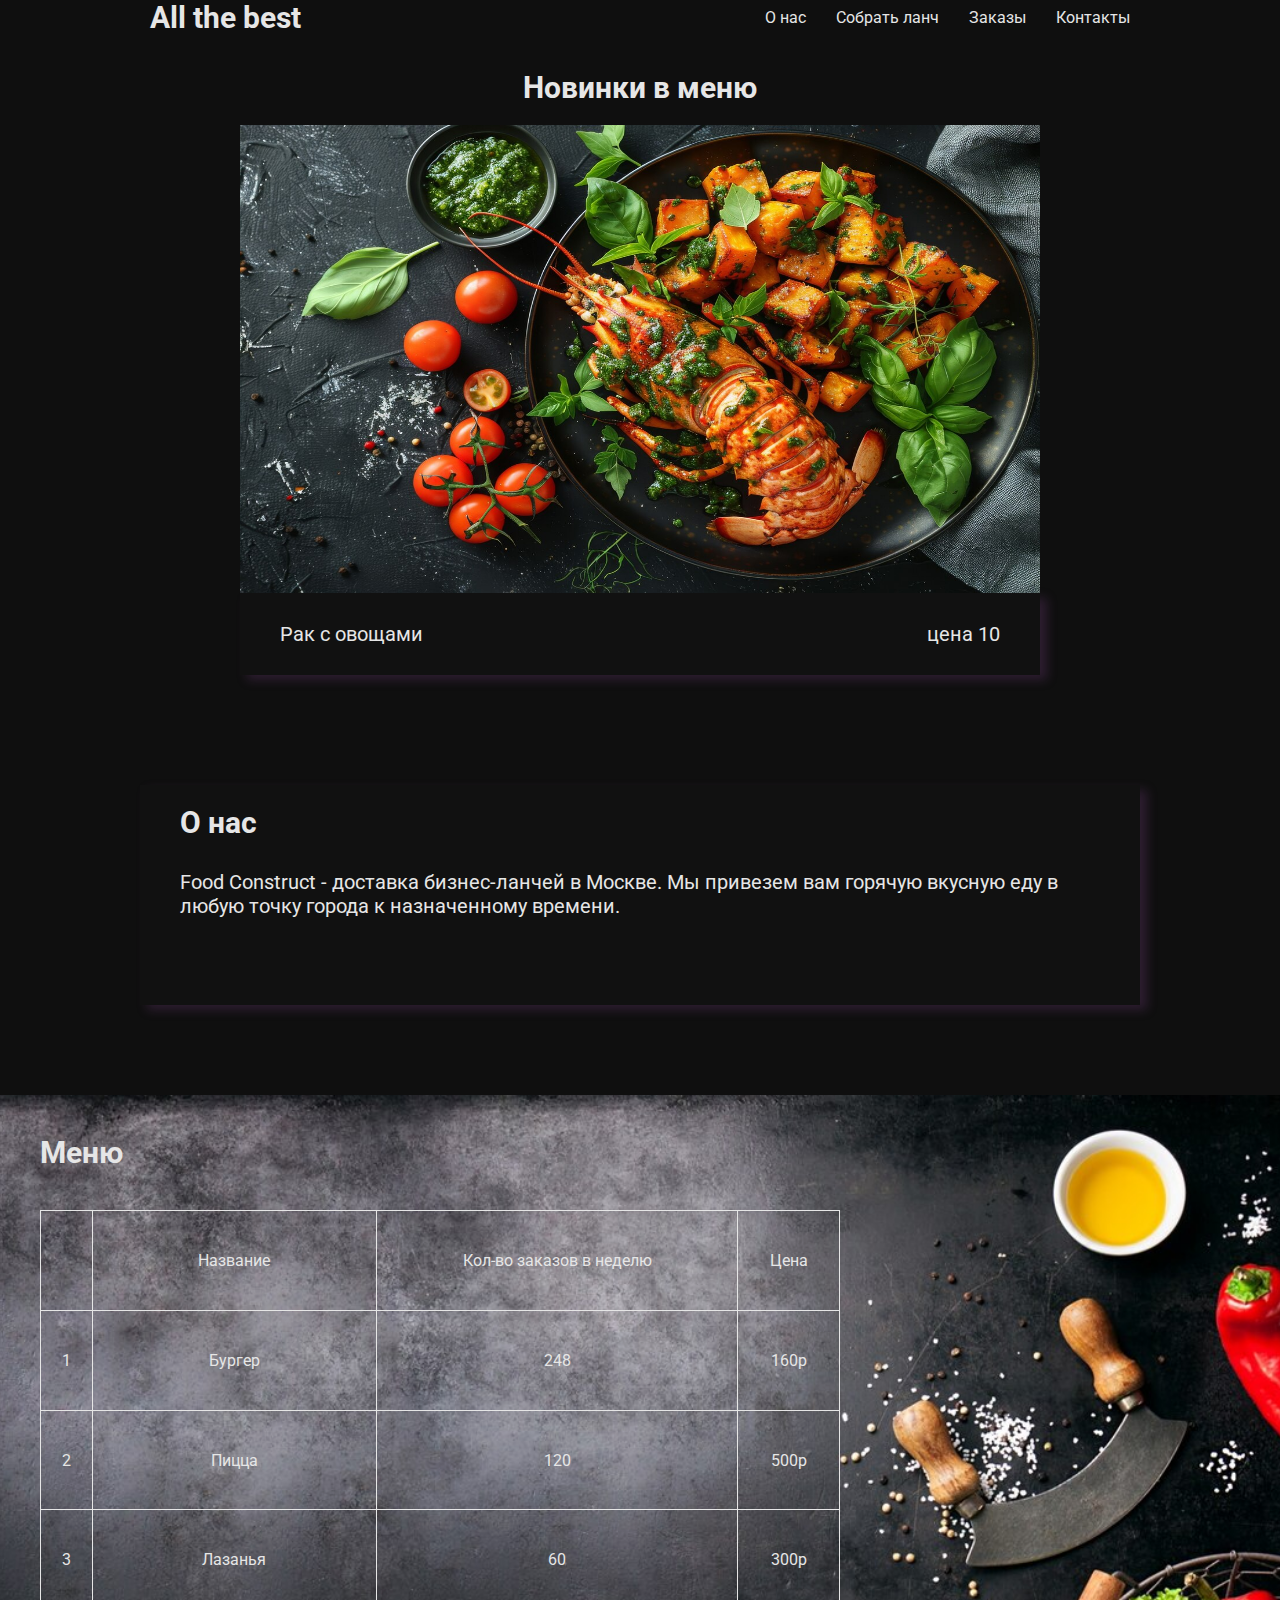
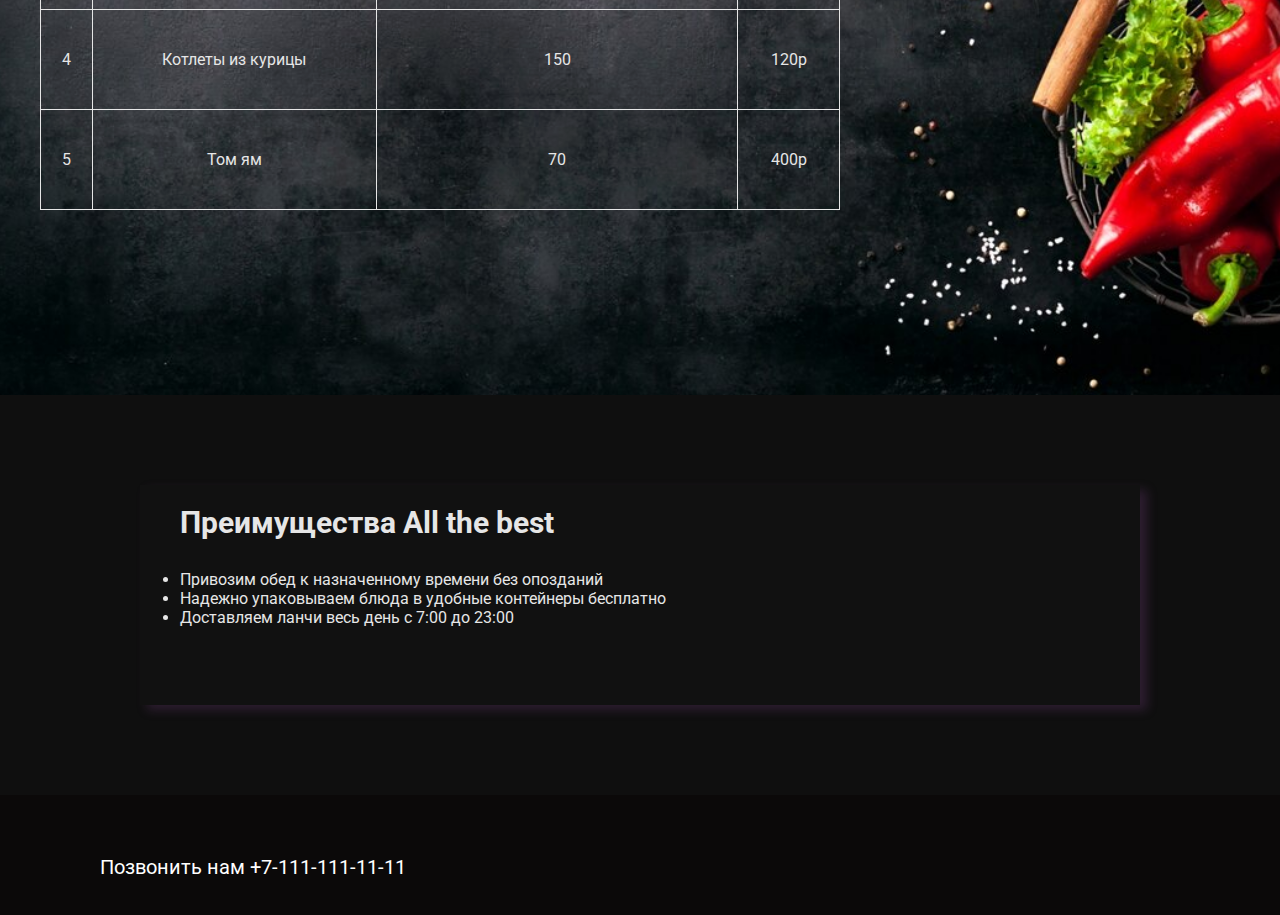
<file: index.html>
<!DOCTYPE html>
<html lang="ru">
    <head>
        <meta charset="utf-8">
        <meta name="viewport" content="width=device-width, initial-scale=1.0">
        <title>Мой сайт</title>
        <link rel="stylesheet" href="base_style.css">
        <link rel="stylesheet" href="about_us_style.css">
    </head>
    <body>
       <header>
            <h1>All the best</h1>
            <nav>
                <ul class="nav-list">
                    <li class="nav-item"><a href="#about">О нас</a></li>
                    <li class="nav-item"><a href="lunch.html">Собрать ланч</a></li>
                    <li class="nav-item"><a href="#tbl">Заказы</a></li>
                    <li class="nav-item"><a href="#footer">Контакты</a></li>
                </ul>
            </nav>
       </header>
       <main>
            <section class="scroll-new-menue-item">
                <h1>Новинки в меню</h1>
                <div class="new-menue-item-link-block">
                    <div class="new-menue-item-img">
                        <img src="img/crayfish.jpg" alt="meal">
                    </div>
                    <div class="about-new-menue-item">
                        <p>Рак с овощами</p> 
                        <p>цена 10</p>
                    </div>
                </div>
            </section>
            <section class="about-us">
                <div class="about-us-block">
                    <h1>О нас</h1>
                    <p>Food Construct - доставка бизнес-ланчей в Москве. Мы привезем вам 
                        горячую вкусную еду в любую точку города к назначенному времени.</p>
                </div>
            </section>
            <section class="menue" id="tbl">
                <h1>Меню</h1>
                <div class="table-container">
                    <table class="table">
                        <tbody>
                            <tr>
                                <td></td>
                                <td>Название</td>
                                <td>Кол-во заказов в неделю</td>
                                <td>Цена</td>
                            </tr>
                            <tr>
                                <td>1</td>
                                <td>Бургер</td>
                                <td>248</td>
                                <td>160р</td>
                            </tr>
                            <tr>
                                <td>2</td>
                                <td>Пицца</td>
                                <td>120</td>
                                <td>500р</td>
                            </tr>
                            <tr>
                                <td>3</td>
                                <td>Лазанья</td>
                                <td>60</td>
                                <td>300р</td>
                            </tr>
                            <tr>
                                <td>4</td>
                                <td>Котлеты из курицы</td>
                                <td>150</td>
                                <td>120р</td>
                            </tr>
                            <tr>
                                <td>5</td>
                                <td>Том ям</td>
                                <td>70</td>
                                <td>400р</td>
                            </tr>
                        </tbody>
                    </table>
                </div>
            </section>
            <section class="advantages">
                <div class="advantages-block">
                    <h1>Преимущества All the best</h1>
                    <div>
                        <ul>
                            <li>Привозим обед к назначенному времени без опозданий</li>
                            <li>Надежно упаковываем блюда в удобные контейнеры бесплатно</li>
                            <li>Доставляем ланчи весь день с 7:00 до 23:00</li>
                        </ul>
                    </div>
                </div>
            </section>
       </main>
       <footer id="footer">
            <p>Позвонить нам +7-111-111-11-11</p>
       </footer>
    </body>
</html>
</file>
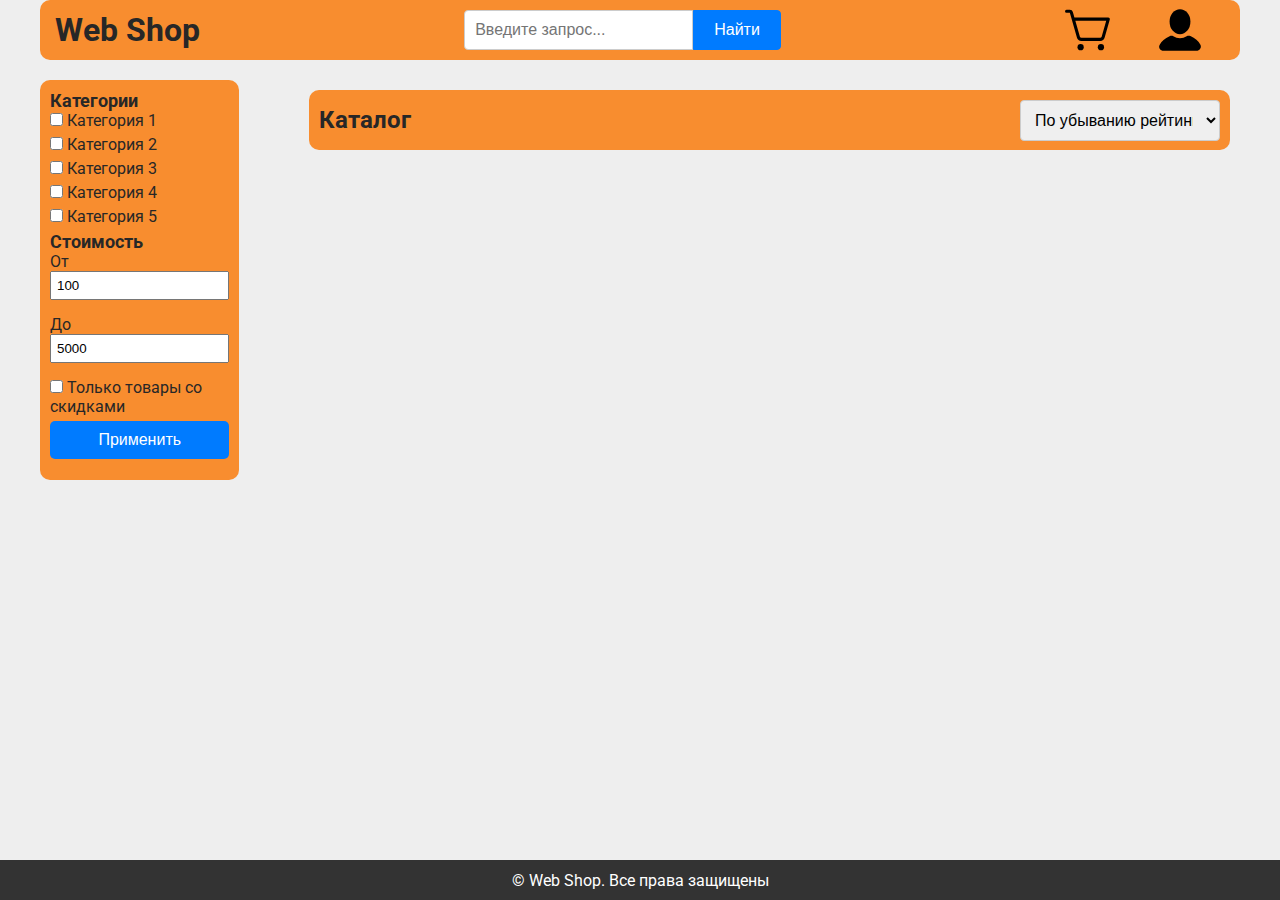
<file: exam/index.html>
<!DOCTYPE html>
<html lang="ru">
    <head>
        <meta charset="utf-8">
        <meta name="viewport" content="width=device-width, initial-scale=1.0">
        <title>Мой сайт</title>
        <link rel="stylesheet" href="main_page_style.css">
        <link rel="stylesheet" href="item_style.css">
    </head>
    <body>
        <header class="header-container">
            <h1>Web Shop</h1>
            <form class="search-form" action="/search" method="get">
                <input type="text" class="search-input" name="q" placeholder="Введите запрос...">
                <button type="submit" class="search-button">Найти</button>
            </form>
            <div class="header-icons-container">
                <a href="cart.html" class="icon-link">
                    <img src="img/icons/cart.svg" alt="Иконка 1">
                </a>
                <a href="profile.html" class="icon-link">
                    <img src="img/icons/icon.svg" alt="Иконка 2">
                </a>
            </div>
        </header>
        <main>
            <div class="main-container">
                <div class="filters">
                    <div>
                        <h2>Категории</h2>
                        <div>
                            <label><input type="checkbox"> Категория 1</label>
                            <label><input type="checkbox"> Категория 2</label>
                            <label><input type="checkbox"> Категория 3</label>
                            <label><input type="checkbox"> Категория 4</label>
                            <label><input type="checkbox"> Категория 5</label>
                        </div>
                    </div>
                    <div>
                        <h2>Стоимость</h2>
                        <div>
                            <label>От <input type="number" id="minPrice" value="100"></label>
                            <label>До <input type="number" id="maxPrice" value="5000"></label>
                        </div>
                    </div>
                    <div>
                        <label><input type="checkbox"> Только товары со скидками</label>
                    </div>
                    <button >Применить</button>
                </div>
                <div class="catalogue">
                    <div class="catalogue-details">
                        <h2>Каталог</h2>
                        <div class="custom-select">
                            <select id="sort">
                                <option value="ratingDesc">По убыванию рейтинга</option>
                                <option value="ratingAsc">По возрастанию рейтинга</option>
                                <option value="priceDesc">По убыванию цены</option>
                                <option value="priceAsc">По возрастанию цены</option>
                            </select>
                        </div>
                    </div>
                    <div class="items"></div>
                </div>
            </div>
        </main>
        <footer>
            <div><p>&#169; Web Shop. Все права защищены</p></div>
        </footer>
    </body>
    <script type="module" src="main.js"></script>
</html>
</file>
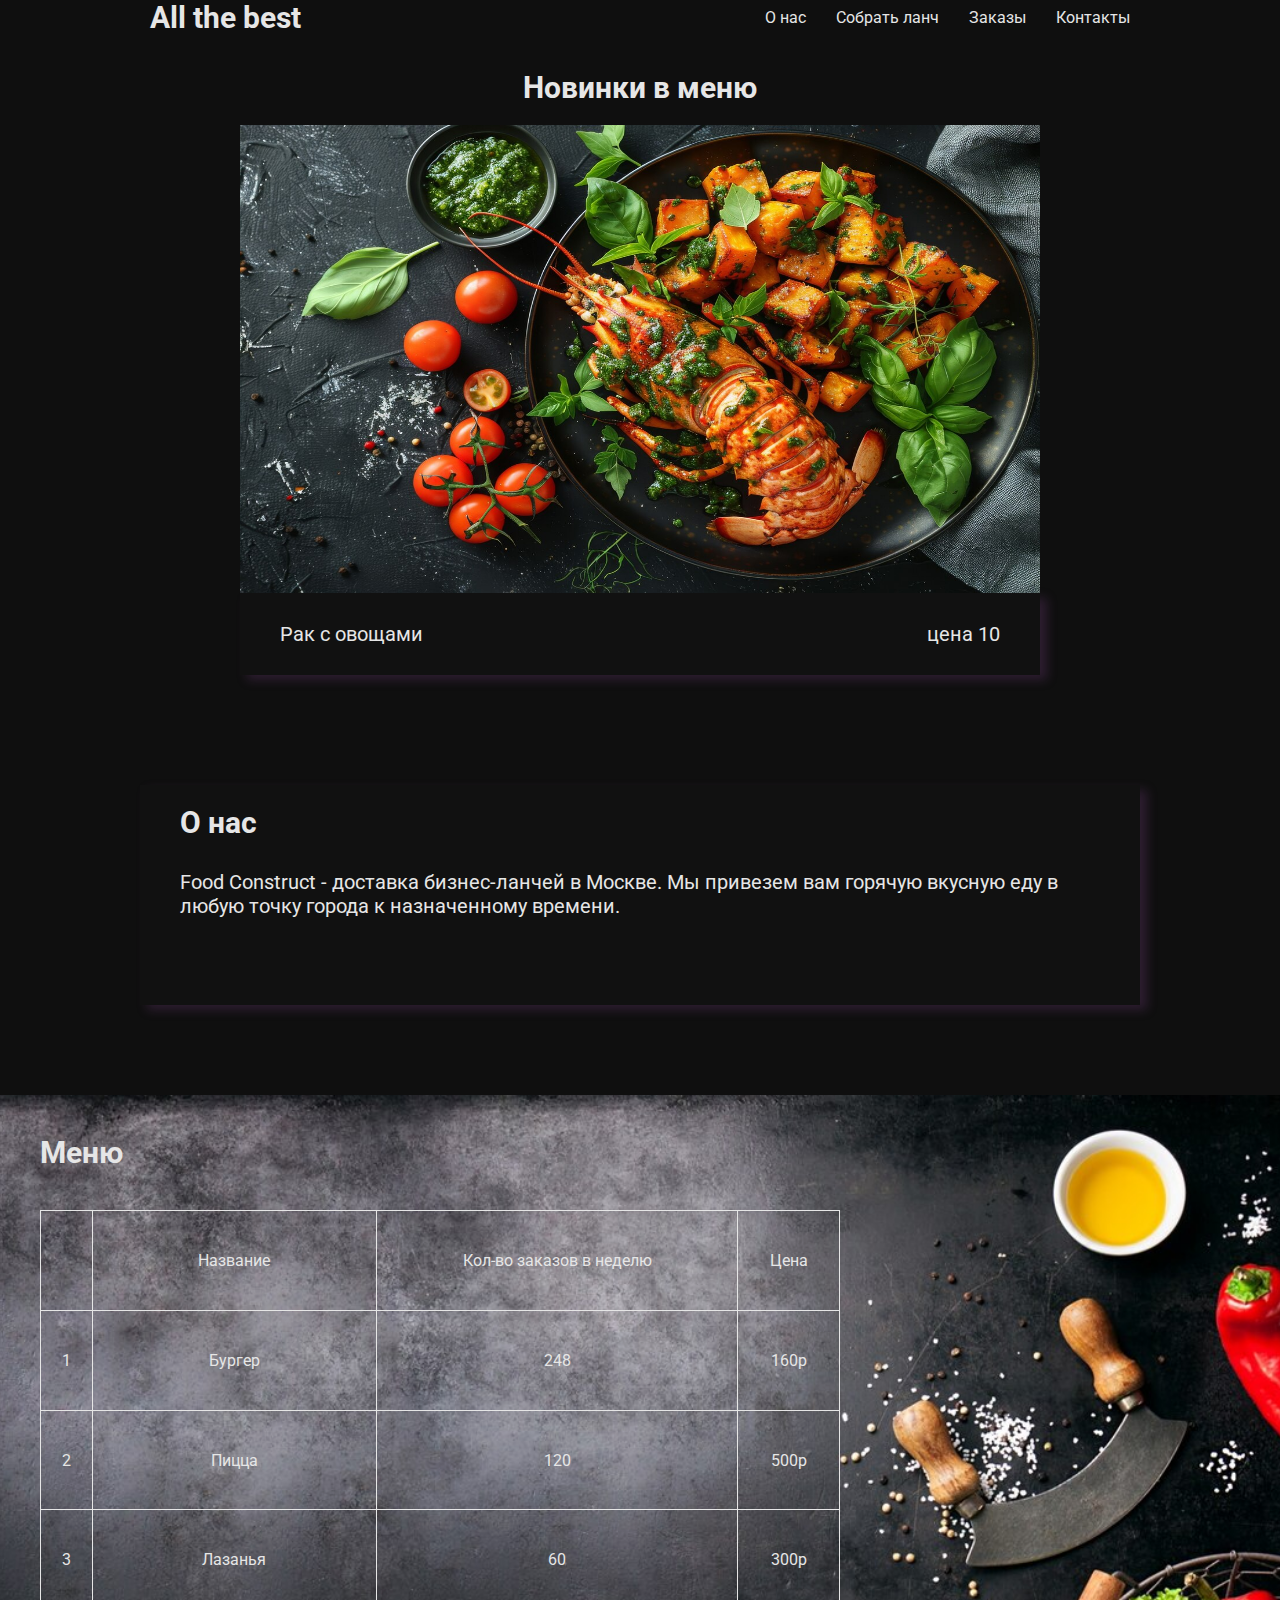
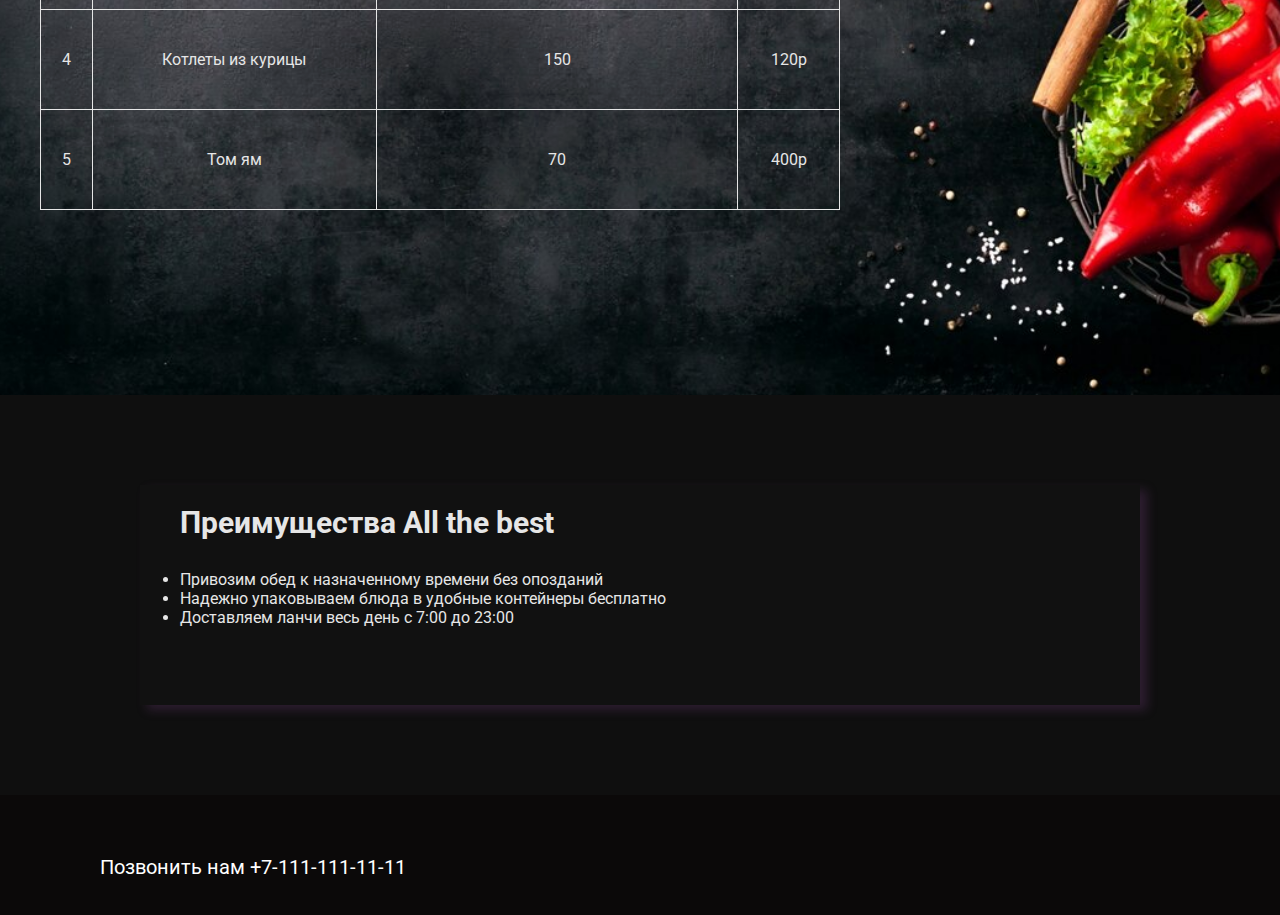
<file: lab4/index.html>
<!DOCTYPE html>
<html lang="ru">
    <head>
        <meta charset="utf-8">
        <meta name="viewport" content="width=device-width, initial-scale=1.0">
        <title>Мой сайт</title>
        <link rel="stylesheet" href="base_style.css">
        <link rel="stylesheet" href="about_us_style.css">
    </head>
    <script type="module" defer src="Myscripts.js"></script>
    <body>
       <header>
            <h1>All the best</h1>
            <nav>
                <ul class="nav-list">
                    <li class="nav-item"><a href="#about">О нас</a></li>
                    <li class="nav-item"><a href="lunch.html">Собрать ланч</a></li>
                    <li class="nav-item"><a href="#tbl">Заказы</a></li>
                    <li class="nav-item"><a href="#footer">Контакты</a></li>
                </ul>
            </nav>
       </header>
       <main>
            <section class="scroll-new-menue-item">
                <h1>Новинки в меню</h1>
                <div class="new-menue-item-link-block">
                    <div class="new-menue-item-img">
                        <img src="img/crayfish.jpg" alt="meal">
                    </div>
                    <div class="about-new-menue-item">
                        <p>Рак с овощами</p> 
                        <p>цена 10</p>
                    </div>
                </div>
            </section>
            <section class="about-us">
                <div class="about-us-block">
                    <h1>О нас</h1>
                    <p>Food Construct - доставка бизнес-ланчей в Москве. Мы привезем вам 
                        горячую вкусную еду в любую точку города к назначенному времени.</p>
                </div>
            </section>
            <section class="menue" id="tbl">
                <h1>Меню</h1>
                <div class="table-container">
                    <table class="table">
                        <tbody>
                            <tr>
                                <td></td>
                                <td>Название</td>
                                <td>Кол-во заказов в неделю</td>
                                <td>Цена</td>
                            </tr>
                            <tr>
                                <td>1</td>
                                <td>Бургер</td>
                                <td>248</td>
                                <td>160р</td>
                            </tr>
                            <tr>
                                <td>2</td>
                                <td>Пицца</td>
                                <td>120</td>
                                <td>500р</td>
                            </tr>
                            <tr>
                                <td>3</td>
                                <td>Лазанья</td>
                                <td>60</td>
                                <td>300р</td>
                            </tr>
                            <tr>
                                <td>4</td>
                                <td>Котлеты из курицы</td>
                                <td>150</td>
                                <td>120р</td>
                            </tr>
                            <tr>
                                <td>5</td>
                                <td>Том ям</td>
                                <td>70</td>
                                <td>400р</td>
                            </tr>
                        </tbody>
                    </table>
                </div>
            </section>
            <section class="advantages">
                <div class="advantages-block">
                    <h1>Преимущества All the best</h1>
                    <div>
                        <ul>
                            <li>Привозим обед к назначенному времени без опозданий</li>
                            <li>Надежно упаковываем блюда в удобные контейнеры бесплатно</li>
                            <li>Доставляем ланчи весь день с 7:00 до 23:00</li>
                        </ul>
                    </div>
                </div>
            </section>
       </main>
       <footer id="footer">
            <p>Позвонить нам +7-111-111-11-11</p>
       </footer>
    </body>
</html>
</file>
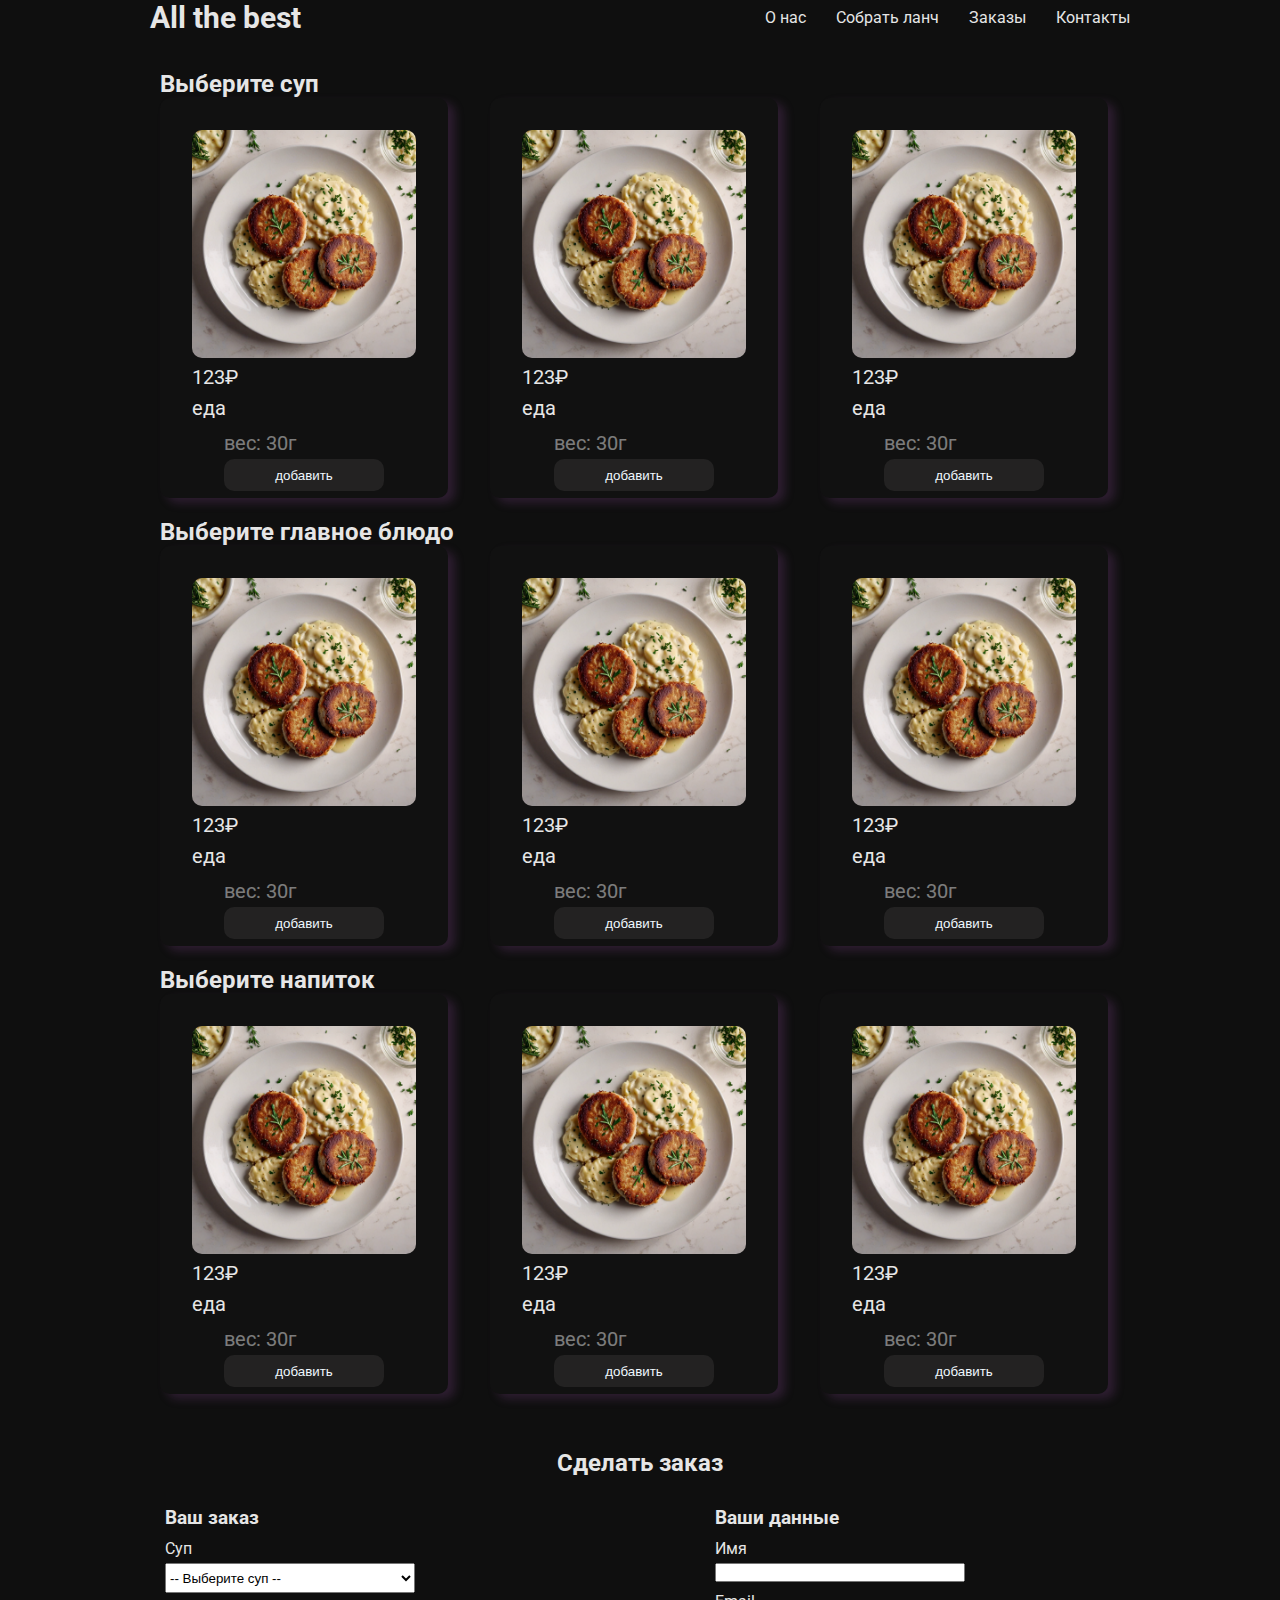
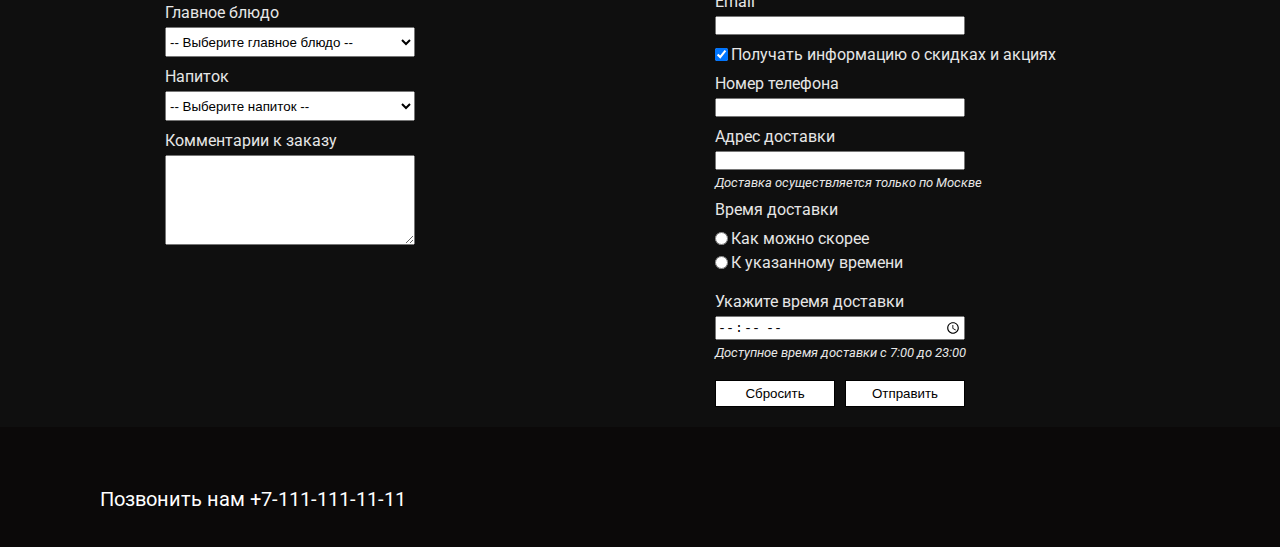
<file: lunch.html>
<!DOCTYPE html>
<html lang="ru">
    <head>
        <meta charset="utf-8">
        <title>Мой сайт</title>
        <link rel="stylesheet" href="base_style.css">
        <link rel="stylesheet" href="lunch_style.css">
    </head>
    <body>
        <header>
            <h1>All the best</h1>
            <nav>
                <ul class="nav-list">
                    <li class="nav-item"><a href="index.html">О нас</a></li>
                    <li class="nav-item"><a href="lunch.html">Собрать ланч</a></li>
                    <li class="nav-item"><a href="#tbl">Заказы</a></li>
                    <li class="nav-item"><a href="#footer">Контакты</a></li>
                </ul>
            </nav>
       </header>
       <main>
            <section class="soup">
                <h2>Выберите суп</h2>
                <div class="dishes">
                    <div class="dish">
                        <div class="product-image">
                            <img src="img/food.png" alt="dish" >
                        </div>
                        <p>123&#8381;</p>
                        <p>еда</p>
                        <div class="dishes-gap">
                            <p class="weight_paragrapf">вес: 30г</p>
                            <button class="dish-buy-button">добавить</button>
                        </div>         
                    </div>
                    <div class="dish">
                        <div class="product-image">
                            <img src="img/food.png" alt="dish" >
                        </div>
                        <p>123&#8381;</p>
                        <p>еда</p>
                        <div class="dishes-gap">
                            <p class="weight_paragrapf">вес: 30г</p>
                            <button class="dish-buy-button">добавить</button>
                        </div>         
                    </div>
                    <div class="dish">
                        <div class="product-image">
                            <img src="img/food.png" alt="dish" >
                        </div>
                        <p>123&#8381;</p>
                        <p>еда</p>
                        <div class="dishes-gap">
                            <p class="weight_paragrapf">вес: 30г</p>
                            <button class="dish-buy-button">добавить</button>
                        </div>         
                    </div>
                </div>
            </section>
            <section class="soup">
                <h2>Выберите главное блюдо</h2>
                <div class="dishes">
                    <div class="dish">
                        <div class="product-image">
                            <img src="img/food.png" alt="dish" >
                        </div>
                        <p>123&#8381;</p>
                        <p>еда</p>
                        <div class="dishes-gap">
                            <p class="weight_paragrapf">вес: 30г</p>
                            <button class="dish-buy-button">добавить</button>
                        </div>         
                    </div>
                    <div class="dish">
                        <div class="product-image">
                            <img src="img/food.png" alt="dish" >
                        </div>
                        <p>123&#8381;</p>
                        <p>еда</p>
                        <div class="dishes-gap">
                            <p class="weight_paragrapf">вес: 30г</p>
                            <button class="dish-buy-button">добавить</button>
                        </div>         
                    </div>
                    <div class="dish">
                        <div class="product-image">
                            <img src="img/food.png" alt="dish" >
                        </div>
                        <p>123&#8381;</p>
                        <p>еда</p>
                        <div class="dishes-gap">
                            <p class="weight_paragrapf">вес: 30г</p>
                            <button class="dish-buy-button">добавить</button>
                        </div>         
                    </div>
                </div>
            </section>
            <section class="soup">
                <h2>Выберите напиток</h2>
                <div class="dishes">
                    <div class="dish">
                        <div class="product-image">
                            <img src="img/food.png" alt="dish" >
                        </div>
                        <p>123&#8381;</p>
                        <p>еда</p>
                        <div class="dishes-gap">
                            <p class="weight_paragrapf">вес: 30г</p>
                            <button class="dish-buy-button">добавить</button>
                        </div>         
                    </div>
                    <div class="dish">
                        <div class="product-image">
                            <img src="img/food.png" alt="dish" >
                        </div>
                        <p>123&#8381;</p>
                        <p>еда</p>
                        <div class="dishes-gap">
                            <p class="weight_paragrapf">вес: 30г</p>
                            <button class="dish-buy-button">добавить</button>
                        </div>         
                    </div>
                    <div class="dish">
                        <div class="product-image">
                            <img src="img/food.png" alt="dish" >
                        </div>
                        <p>123&#8381;</p>
                        <p>еда</p>
                        <div class="dishes-gap">
                            <p class="weight_paragrapf">вес: 30г</p>
                            <button class="dish-buy-button">добавить</button>
                        </div>         
                    </div>
                </div>
            </section>

            <div class="make-order">
                <div class="container">
                    <h2>Сделать заказ</h2>
                </div>
                <form action="https://httpbin.org/post" method="POST" class="buy-form">
                    <div class="orderPart">
                        <h3>Ваш заказ</h3>
                        <div>
                            <label for="soupChoice">Суп</label>
                            <select name="soupChoice" id="soupChoice">
                                <option value="">-- Выберите суп --</option>
                                <option value="soup1">Суп1</option>
                                <option value="soup2">Суп1</option>
                                <option value="soup3">Суп1</option>
                            </select>
                        </div>
                        
                        <div>
                            <label for="mainDishChoice">Главное блюдо</label>
                            <select name="mainDishChoice" id="mainDishChoice">
                                <option value="">-- Выберите главное блюдо --</option>
                                <option value="mainDish1">Жареная картошка с грибами</option>
                                <option value="mainDish2">Лазанья</option>
                                <option value="mainDish3">Котлеты из курицы с картофельным пюре</option>
                            </select>
                        </div>
                        
                        <div>
                            <label for="drinkChoice">Напиток</label>
                            <select name="drinkChoice" id="drinkChoice">
                                <option value="">-- Выберите напиток --</option>
                                <option value="drink1">Яблочный сок</option>
                                <option value="drink2">Апельсиновый сок</option>
                                <option value="drink3">Морковный сок</option>
                            </select>
                        </div>

                        <div>
                            <label for="commentForOrder">Комментарии к заказу</label>
                            <textarea name="commentForOrder" id="commentForOrder"></textarea>
                        </div>
                    </div>

                    <div class="userDataPart">
                        <h3>Ваши данные</h3>
                        <div>
                            <label for="userName">Имя</label>
                            <input type="text" name="userName" id="userName" required>
                        </div>
                        
                        <div>
                            <label for="userEmail">Email</label>
                            <input type="email" name="userEmail" id="userEmail" required>
                        </div>

                        <div class="broadcastDiv">
                            <input type="checkbox" name="isGetBroadcasting" id="isGetBroadcasting" value="true" checked>
                            <label for="isGetBroadcasting">Получать информацию о скидках и акциях</label>
                        </div>

                        <div>
                            <label for="userPhoneNumber">Номер телефона</label>
                            <input type="tel" name="userPhoneNumber" id="userPhoneNumber" required>
                        </div>

                        <div>
                            <label for="">Адрес доставки</label>
                            <input type="text" name="" id="" required>
                            <p>Доставка осуществляется только по Москве</p>
                        </div>

                        <div>
                            <fieldset>
                                <legend>Время доставки</legend>
                                <div>
                                    <input type="radio" name="deliverySpeed" id="fast" value="1" required>
                                    <label for="fast">Как можно скорее</label>
                                </div>
                                
                                <div>
                                    <input type="radio" name="deliverySpeed" id="inTime" value="2" required>
                                    <label for="inTime">К указанному времени</label>
                                </div>
                            </fieldset>
                        </div>

                        <div>
                            <label for="deliveryTime">Укажите время доставки</label>
                            <input type="time" name="deliveryTime" id="deliveryTime" min="7:00" max="23:00" step="300">
                            <p>Доступное время доставки с 7:00 до 23:00</p>
                        </div>

                        <div class="buttons">
                            <div>
                                <button type="reset">Сбросить</button>
                            </div>

                            <div>
                                <button type="submit">Отправить</button>
                            </div>
                        </div>
                    </div>
                </form>
            </div>
       </main>
       <footer id="footer">
        <p>Позвонить нам +7-111-111-11-11</p>
        </footer>
    </body>
</html>
</file>
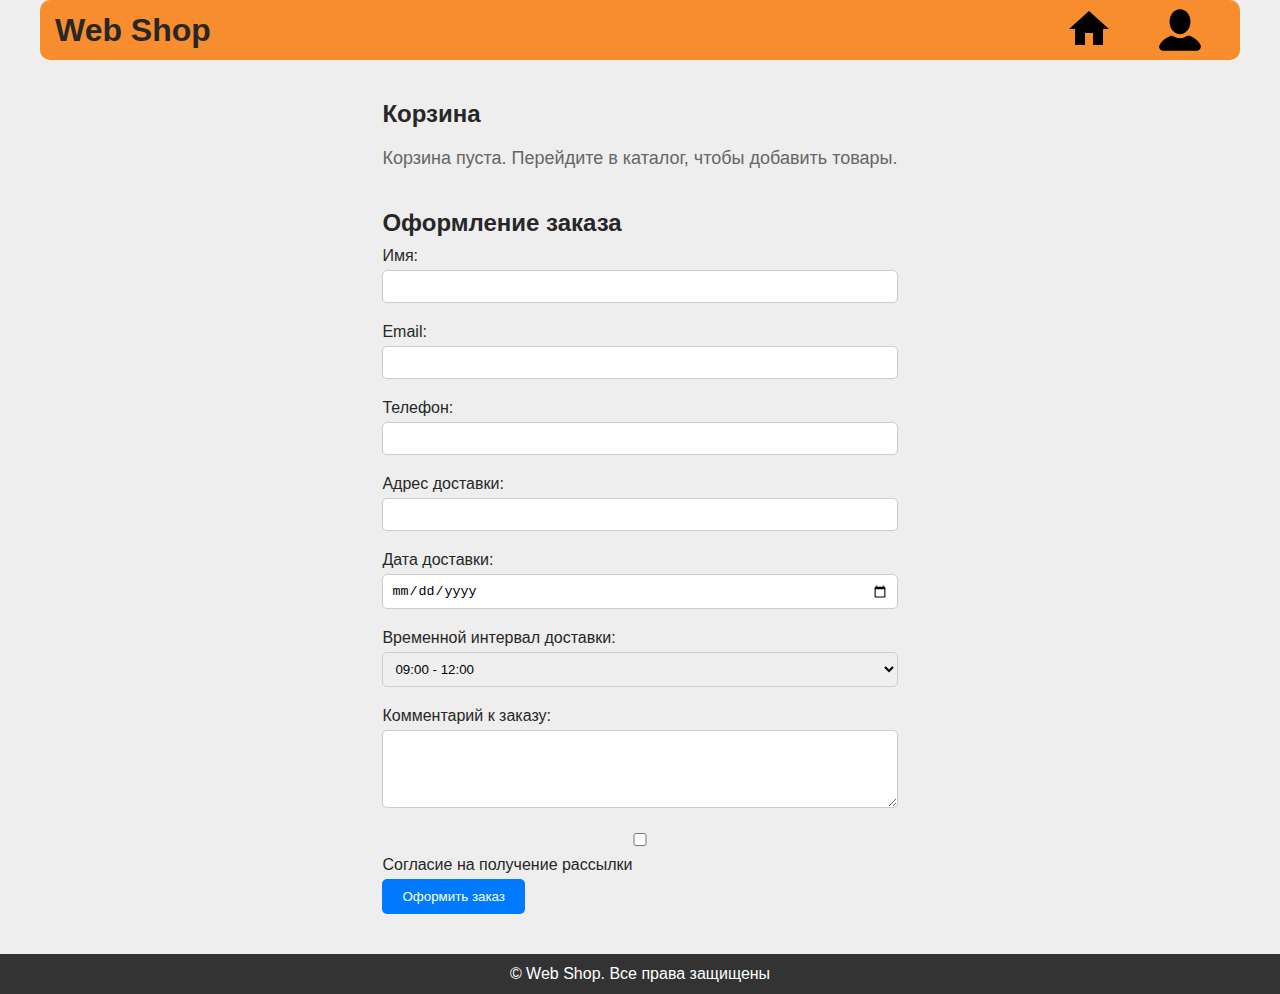
<file: exam/cart.html>
<!DOCTYPE html>
<html lang="ru">
<head>
    <meta charset="utf-8">
    <meta name="viewport" content="width=device-width, initial-scale=1.0">
    <title>Корзина - Web Shop</title>
    <link rel="stylesheet" href="main_page_style.css">
    <link rel="stylesheet" href="cart_style.css">
</head>
<body>
    <header>
        <div class="header-container">
            <h1>Web Shop</h1>
            <div class="header-icons-container">
                <a href="index.html" class="icon-link">
                    <img src="img/icons/home.svg" alt="Главная">
                </a>
                <a href="profile.html" class="icon-link">
                    <img src="img/icons/icon.svg" alt="Личный кабинет">
                </a>
            </div>
        </div>
    </header>
    <main>
        <div class="cart-container">
            <h2>Корзина</h2>
            <div class="cart-items" id="cart-items">
                <!-- Сюда будут добавляться товары из корзины -->
            </div>
            <div class="empty-cart-message" id="empty-cart-message">
                Корзина пуста. Перейдите в каталог, чтобы добавить товары.
            </div>
            <div class="checkout-form">
                <h2>Оформление заказа</h2>
                <form id="checkout-form">
                    <label for="name">Имя:</label>
                    <input type="text" id="name" name="name" required>

                    <label for="email">Email:</label>
                    <input type="email" id="email" name="email" required>

                    <label for="phone">Телефон:</label>
                    <input type="text" id="phone" name="phone" required>

                    <label for="address">Адрес доставки:</label>
                    <input type="text" id="address" name="address" required>

                    <label for="delivery-date">Дата доставки:</label>
                    <input type="date" id="delivery-date" name="delivery-date" required>

                    <label for="delivery-time">Временной интервал доставки:</label>
                    <select id="delivery-time" name="delivery-time" required>
                        <option value="09:00-12:00">09:00 - 12:00</option>
                        <option value="12:00-15:00">12:00 - 15:00</option>
                        <option value="15:00-18:00">15:00 - 18:00</option>
                        <option value="18:00-21:00">18:00 - 21:00</option>
                    </select>

                    <label for="comment">Комментарий к заказу:</label>
                    <textarea id="comment" name="comment" rows="4"></textarea>

                    <label>
                        <input type="checkbox" id="newsletter" name="newsletter">
                        Согласие на получение рассылки
                    </label>

                    <button type="submit">Оформить заказ</button>
                </form>
            </div>
        </div>
    </main>
    <footer>
        <div><p>&#169; Web Shop. Все права защищены</p></div>
    </footer>
    <script src="cart.js"></script>
</body>
</html>
</file>
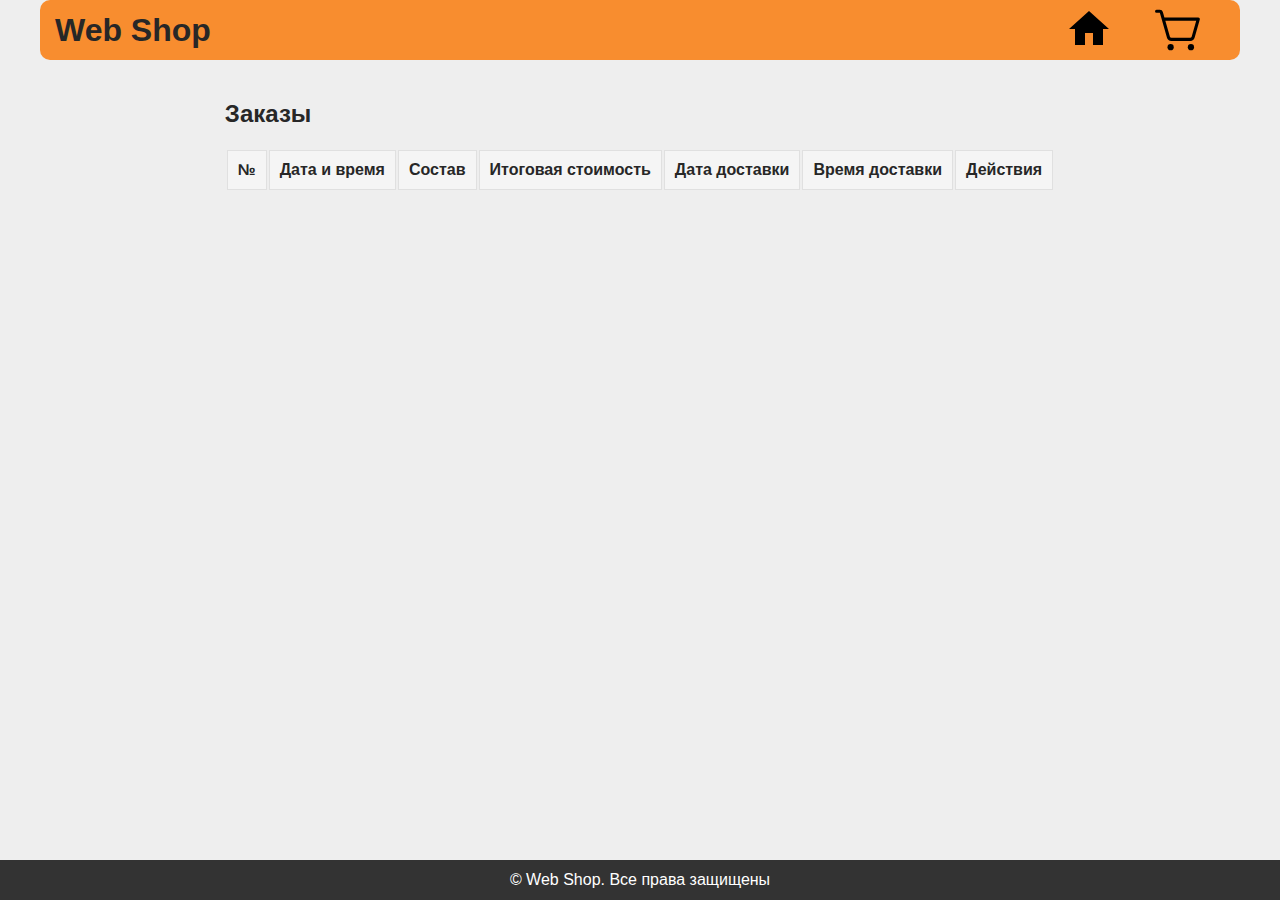
<file: exam/profile.html>
<!DOCTYPE html>
<html lang="ru">
<head>
    <meta charset="utf-8">
    <meta name="viewport" content="width=device-width, initial-scale=1.0">
    <title>Личный кабинет - Web Shop</title>
    <link rel="stylesheet" href="main_page_style.css">
    <link rel="stylesheet" href="profile_style.css">
</head>
<body>
    <header>
        <div class="header-container">
            <h1>Web Shop</h1>
            <div class="header-icons-container">
                <a href="index.html" class="icon-link">
                    <img src="img/icons/home.svg" alt="Главная">
                </a>
                <a href="cart.html" class="icon-link">
                    <img src="img/icons/cart.svg" alt="Корзина">
                </a>
            </div>
        </div>
    </header>
    <main>
        <div class="profile-container">
            <h2>Заказы</h2>
            <div id="orders-table">
                <!-- Сюда будет добавляться таблица заказов -->
            </div>
        </div>
    </main>
    <footer>
        <div><p>&#169; Web Shop. Все права защищены</p></div>
    </footer>
    <script src="profile.js"></script>
</body>
</html>
</file>
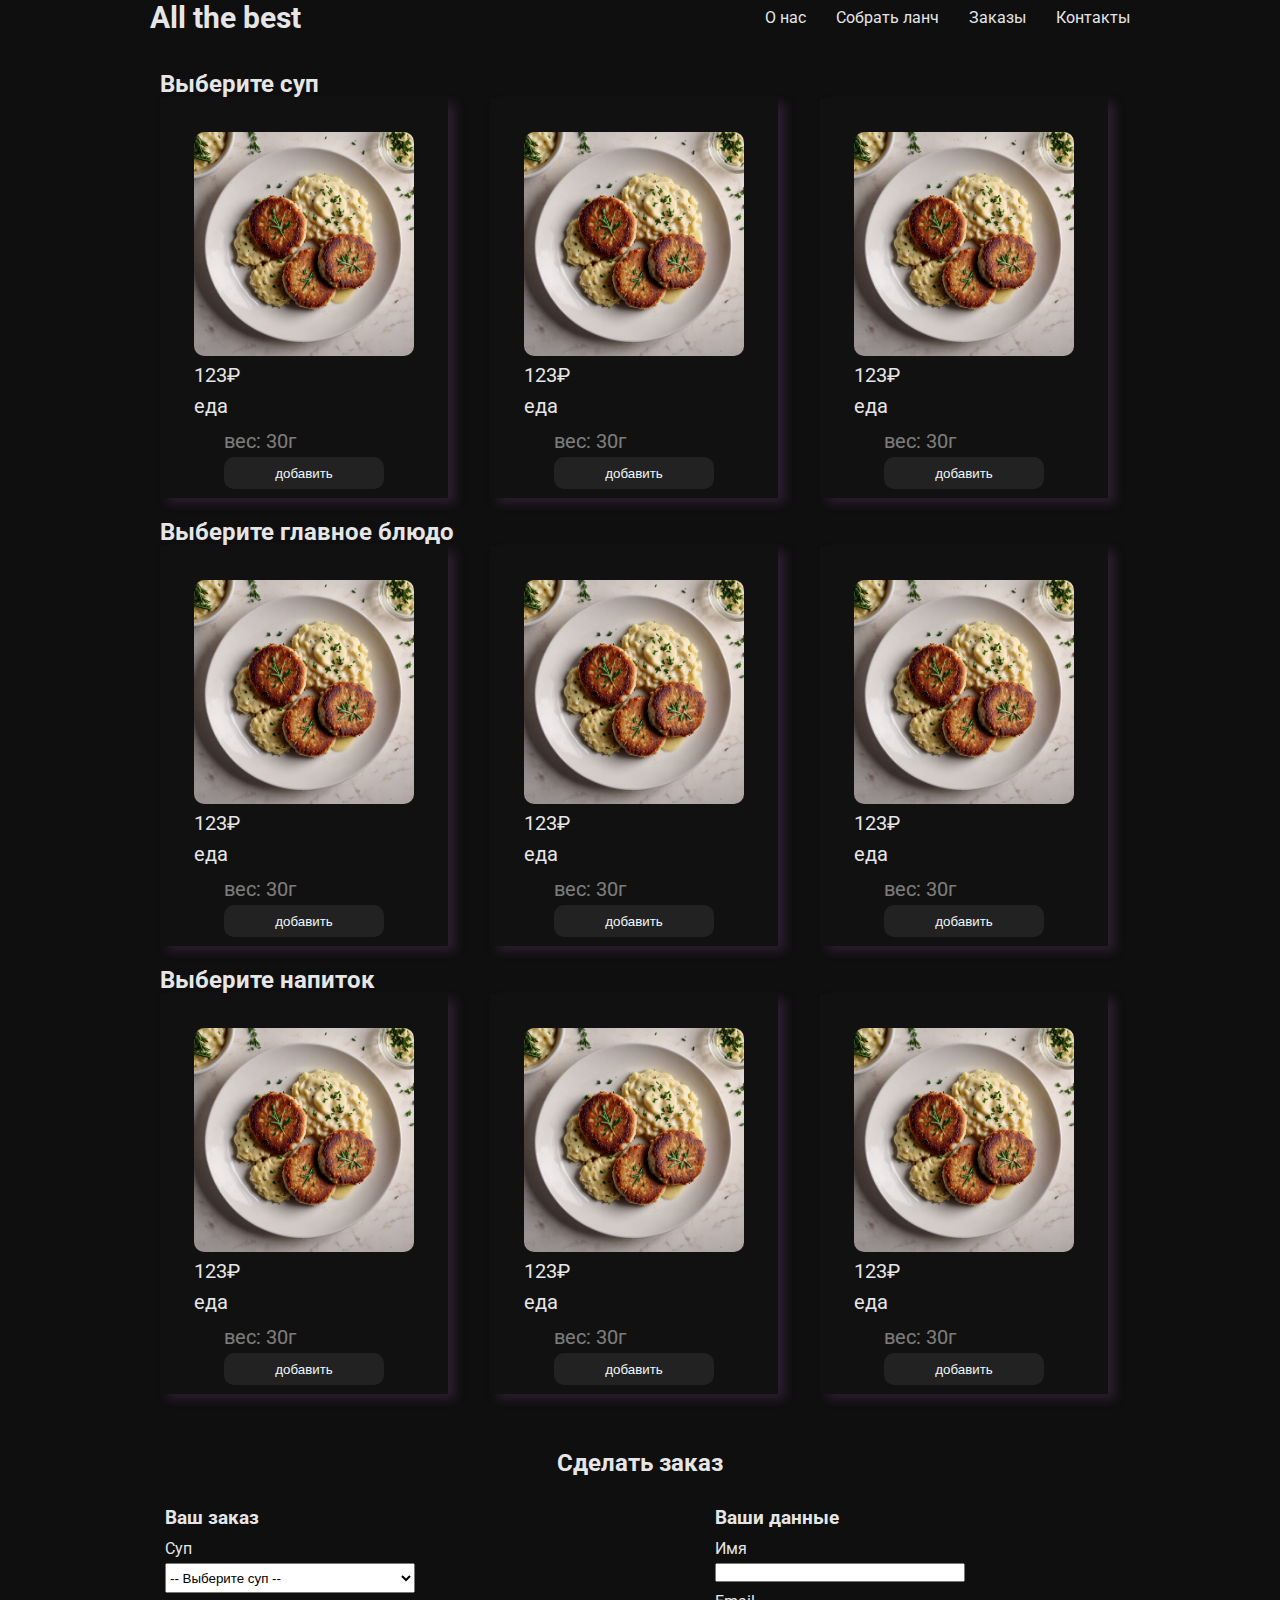
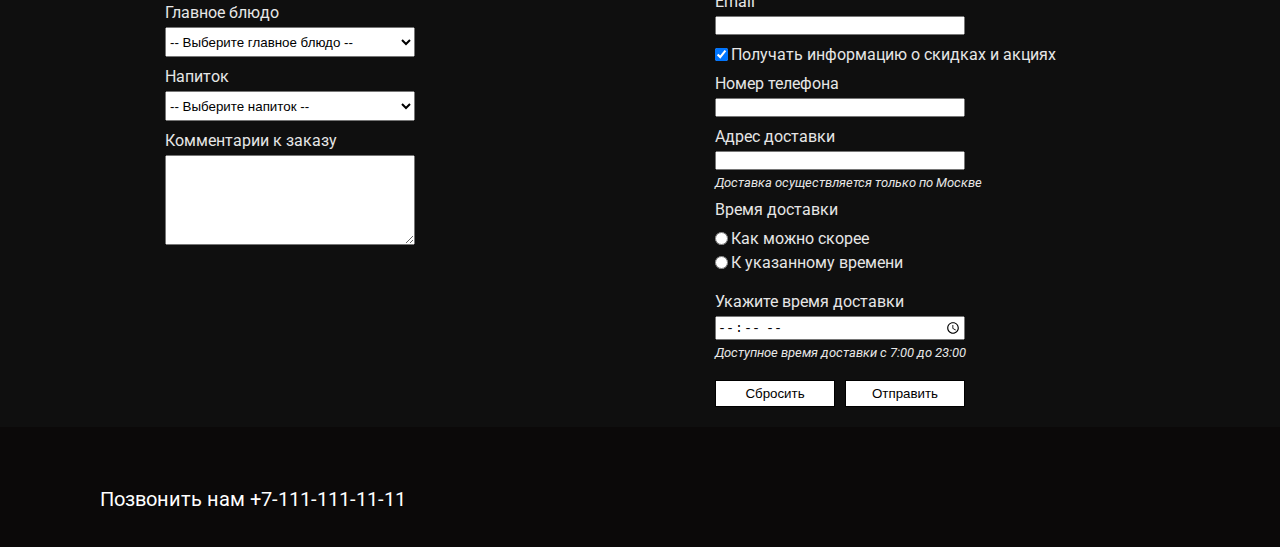
<file: lab1-3/lunch.html>
<!DOCTYPE html>
<html lang="ru">
    <head>
        <meta charset="utf-8">
        <title>Мой сайт</title>
        <link rel="stylesheet" href="base_style.css">
        <link rel="stylesheet" href="lunch_style.css">
    </head>
    <body>
        <header>
            <h1>All the best</h1>
            <nav>
                <ul class="nav-list">
                    <li class="nav-item"><a href="index.html">О нас</a></li>
                    <li class="nav-item"><a href="lunch.html">Собрать ланч</a></li>
                    <li class="nav-item"><a href="#tbl">Заказы</a></li>
                    <li class="nav-item"><a href="#footer">Контакты</a></li>
                </ul>
            </nav>
       </header>
       <main>
            <section class="soup">
                <h2>Выберите суп</h2>
                <div class="dishes">
                    <div class="dish">
                        <div class="product-image">
                            <img src="img/food.png" alt="dish" >
                        </div>
                        <p>123&#8381;</p>
                        <p>еда</p>
                        <div class="dishes-gap">
                            <p class="weight_paragrapf">вес: 30г</p>
                            <button class="dish-buy-button">добавить</button>
                        </div>         
                    </div>
                    <div class="dish">
                        <div class="product-image">
                            <img src="img/food.png" alt="dish" >
                        </div>
                        <p>123&#8381;</p>
                        <p>еда</p>
                        <div class="dishes-gap">
                            <p class="weight_paragrapf">вес: 30г</p>
                            <button class="dish-buy-button">добавить</button>
                        </div>         
                    </div>
                    <div class="dish">
                        <div class="product-image">
                            <img src="img/food.png" alt="dish" >
                        </div>
                        <p>123&#8381;</p>
                        <p>еда</p>
                        <div class="dishes-gap">
                            <p class="weight_paragrapf">вес: 30г</p>
                            <button class="dish-buy-button">добавить</button>
                        </div>         
                    </div>
                </div>
            </section>
            <section class="soup">
                <h2>Выберите главное блюдо</h2>
                <div class="dishes">
                    <div class="dish">
                        <div class="product-image">
                            <img src="img/food.png" alt="dish" >
                        </div>
                        <p>123&#8381;</p>
                        <p>еда</p>
                        <div class="dishes-gap">
                            <p class="weight_paragrapf">вес: 30г</p>
                            <button class="dish-buy-button">добавить</button>
                        </div>         
                    </div>
                    <div class="dish">
                        <div class="product-image">
                            <img src="img/food.png" alt="dish" >
                        </div>
                        <p>123&#8381;</p>
                        <p>еда</p>
                        <div class="dishes-gap">
                            <p class="weight_paragrapf">вес: 30г</p>
                            <button class="dish-buy-button">добавить</button>
                        </div>         
                    </div>
                    <div class="dish">
                        <div class="product-image">
                            <img src="img/food.png" alt="dish" >
                        </div>
                        <p>123&#8381;</p>
                        <p>еда</p>
                        <div class="dishes-gap">
                            <p class="weight_paragrapf">вес: 30г</p>
                            <button class="dish-buy-button">добавить</button>
                        </div>         
                    </div>
                </div>
            </section>
            <section class="soup">
                <h2>Выберите напиток</h2>
                <div class="dishes">
                    <div class="dish">
                        <div class="product-image">
                            <img src="img/food.png" alt="dish" >
                        </div>
                        <p>123&#8381;</p>
                        <p>еда</p>
                        <div class="dishes-gap">
                            <p class="weight_paragrapf">вес: 30г</p>
                            <button class="dish-buy-button">добавить</button>
                        </div>         
                    </div>
                    <div class="dish">
                        <div class="product-image">
                            <img src="img/food.png" alt="dish" >
                        </div>
                        <p>123&#8381;</p>
                        <p>еда</p>
                        <div class="dishes-gap">
                            <p class="weight_paragrapf">вес: 30г</p>
                            <button class="dish-buy-button">добавить</button>
                        </div>         
                    </div>
                    <div class="dish">
                        <div class="product-image">
                            <img src="img/food.png" alt="dish" >
                        </div>
                        <p>123&#8381;</p>
                        <p>еда</p>
                        <div class="dishes-gap">
                            <p class="weight_paragrapf">вес: 30г</p>
                            <button class="dish-buy-button">добавить</button>
                        </div>         
                    </div>
                </div>
            </section>

            <div class="make-order">
                <div class="container">
                    <h2>Сделать заказ</h2>
                </div>
                <form action="https://httpbin.org/post" method="POST" class="buy-form">
                    <div class="orderPart">
                        <h3>Ваш заказ</h3>
                        <div>
                            <label for="soupChoice">Суп</label>
                            <select name="soupChoice" id="soupChoice" required>
                                <option value="">-- Выберите суп --</option>
                                <option value="soup1">Суп1</option>
                                <option value="soup2">Суп1</option>
                                <option value="soup3">Суп1</option>
                            </select>
                        </div>
                        
                        <div>
                            <label for="mainDishChoice">Главное блюдо</label>
                            <select name="mainDishChoice" id="mainDishChoice" required>
                                <option value="">-- Выберите главное блюдо --</option>
                                <option value="mainDish1">Жареная картошка с грибами</option>
                                <option value="mainDish2">Лазанья</option>
                                <option value="mainDish3">Котлеты из курицы с картофельным пюре</option>
                            </select>
                        </div>
                        
                        <div>
                            <label for="drinkChoice">Напиток</label>
                            <select name="drinkChoice" id="drinkChoice" required>
                                <option value="">-- Выберите напиток --</option>
                                <option value="drink1">Яблочный сок</option>
                                <option value="drink2">Апельсиновый сок</option>
                                <option value="drink3">Морковный сок</option>
                            </select>
                        </div>

                        <div>
                            <label for="commentForOrder">Комментарии к заказу</label>
                            <textarea name="commentForOrder" id="commentForOrder"></textarea>
                        </div>
                    </div>

                    <div class="userDataPart">
                        <h3>Ваши данные</h3>
                        <div>
                            <label for="userName">Имя</label>
                            <input type="text" name="userName" id="userName" required>
                        </div>
                        
                        <div>
                            <label for="userEmail">Email</label>
                            <input type="email" name="userEmail" id="userEmail" required>
                        </div>

                        <div class="broadcastDiv">
                            <input type="checkbox" name="isGetBroadcasting" id="isGetBroadcasting" value="true" checked>
                            <label for="isGetBroadcasting">Получать информацию о скидках и акциях</label>
                        </div>

                        <div>
                            <label for="userPhoneNumber">Номер телефона</label>
                            <input type="tel" name="userPhoneNumber" id="userPhoneNumber" required>
                        </div>

                        <div>
                            <label for="">Адрес доставки</label>
                            <input type="text" name="" id="" required>
                            <p>Доставка осуществляется только по Москве</p>
                        </div>

                        <div>
                            <fieldset>
                                <legend>Время доставки</legend>
                                <div>
                                    <input type="radio" name="deliverySpeed" id="fast" value="1" required>
                                    <label for="fast">Как можно скорее</label>
                                </div>
                                
                                <div>
                                    <input type="radio" name="deliverySpeed" id="inTime" value="2" required>
                                    <label for="inTime">К указанному времени</label>
                                </div>
                            </fieldset>
                        </div>

                        <div>
                            <label for="deliveryTime">Укажите время доставки</label>
                            <input type="time" name="deliveryTime" id="deliveryTime" min="7:00" max="23:00" step="300">
                            <p>Доступное время доставки с 7:00 до 23:00</p>
                        </div>

                        <div class="buttons">
                            <div>
                                <button type="reset">Сбросить</button>
                            </div>

                            <div>
                                <button type="submit">Отправить</button>
                            </div>
                        </div>
                    </div>
                </form>
            </div>
       </main>
       <footer id="footer">
        <p>Позвонить нам +7-111-111-11-11</p>
        </footer>
    </body>
</html>
</file>
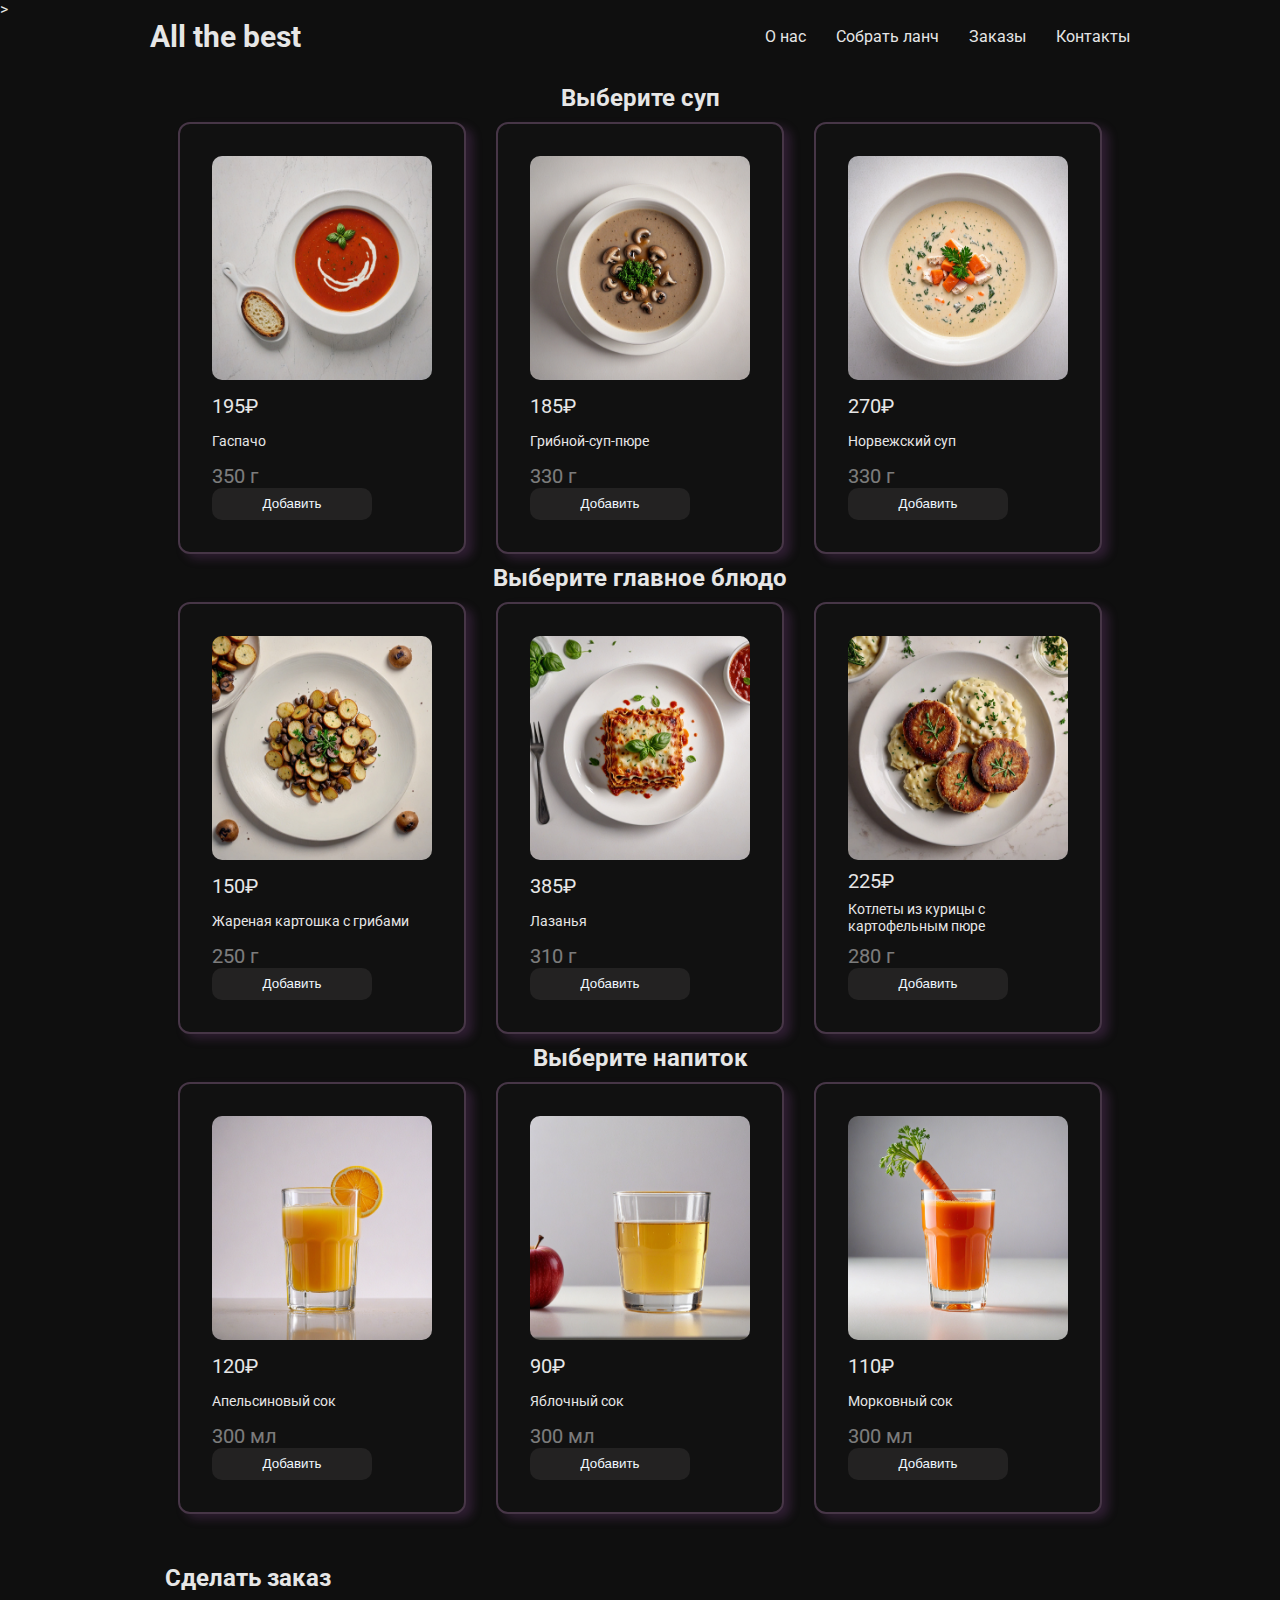
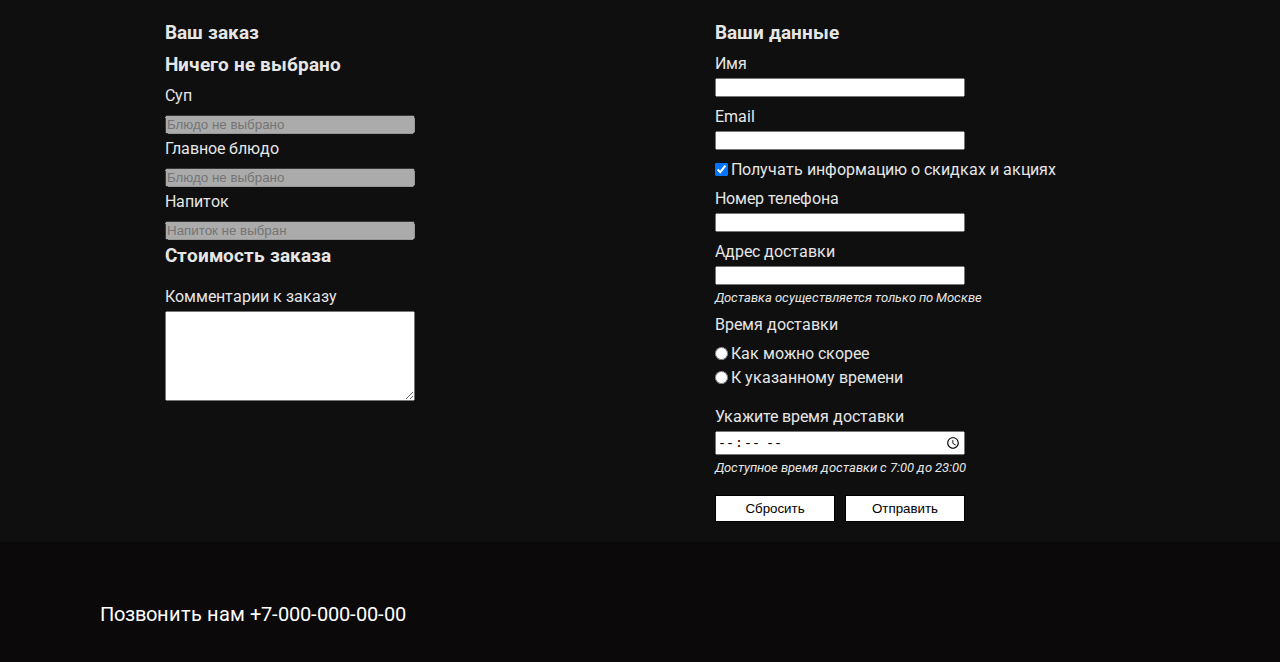
<file: lab4/lunch.html>
<!DOCTYPE html>
<html lang="en">
    <head>
        <meta charset="UTF-8" />
        <meta name="viewport" content="width=device-width, initial-scale=1.0" />
        <title>Мой сайт</title>
        <link rel="stylesheet" href="base_style.css">
        <link rel="stylesheet" href="lunch_style.css">>
    </head>
    <script type="module" defer src="Myscripts.js"></script>
    <body>
        <header>
            <h1>All the best</h1>
            <nav>
                <ul class="nav-list">
                    <li class="nav-item"><a href="index.html">О нас</a></li>
                    <li class="nav-item"><a href="lunch.html">Собрать ланч</a></li>
                    <li class="nav-item"><a href="#tbl">Заказы</a></li>
                    <li class="nav-item"><a href="#footer">Контакты</a></li>
                </ul>
            </nav>
       </header>

        <main>

            <h2 class="label1">Выберите суп</h2>

            <div class="dishes soupes" id="soupes"></div>

            <h2 class="label2">Выберите главное блюдо</h2>

            <div class="dishes main" id="main"></div>

            <h2 class="label3">Выберите напиток</h2>

            <div class="dishes drinks" id="drinks"></div>

            <div class="make-order">
                <h2>Сделать заказ</h2>
                <form action="https://httpbin.org/post" method="POST">
                    <div class="orderPart">
                        <h3>Ваш заказ</h3>
                        <h3 class="nothingChosenLabel">Ничего не выбрано</h3>
                        <div class="chosenDishes" id="chosenDishes">
                            <div>
                                <label for="soupPlaceholder">Суп</label>
                                <input type="text" name="soupPlaceholder" id="soupPlaceholder" placeholder="Блюдо не выбрано" disabled>
                                <input type="hidden" name="soupChoice" id="soupChoice" required>
                            </div>
                            
                            <div>
                                <label for="mainPlaceholder">Главное блюдо</label>
                                <input type="text" name="mainPlaceholder" id="mainPlaceholder" placeholder="Блюдо не выбрано" disabled>
                                <input type="hidden" name="mainChoice" id="mainChoice" required>
                            </div>
                            
                            <div>
                                <label for="drkPlaceholder">Напиток</label>
                                <input type="text" name="drkPlaceholder" id="drkPlaceholder" placeholder="Напиток не выбран" disabled>
                                <input type="hidden" name="drinkChoice" id="drinkChoice" placeholder="Напиток не выбран" required>
                            </div>

                            <div>
                                <h3>Стоимость заказа</h3>
                                <h3 class="fullPrice"></h3>
                            </div>
                        </div>

                        <div>
                            <label for="commentForOrder">Комментарии к заказу</label>
                            <textarea name="commentForOrder" id="commentForOrder"></textarea>
                        </div>
                    </div>

                    <div class="userDataPart">
                        <h3>Ваши данные</h3>
                        <div>
                            <label for="userName">Имя</label>
                            <input type="text" name="userName" id="userName" required>
                        </div>
                        
                        <div>
                            <label for="userEmail">Email</label>
                            <input type="email" name="userEmail" id="userEmail" required>
                        </div>

                        <div class="broadcastDiv">
                            <input type="checkbox" name="isGetBroadcasting" id="isGetBroadcasting" value="true" checked>
                            <label for="isGetBroadcasting">Получать информацию о скидках и акциях</label>
                        </div>

                        <div>
                            <label for="userPhoneNumber">Номер телефона</label>
                            <input type="tel" name="userPhoneNumber" id="userPhoneNumber" required>
                        </div>

                        <div>
                            <label for="">Адрес доставки</label>
                            <input type="text" name="" id="" required>
                            <p>Доставка осуществляется только по Москве</p>
                        </div>

                        <div>
                            <fieldset>
                                <legend>Время доставки</legend>
                                <div>
                                    <input type="radio" name="deliverySpeed" id="fast" value="1" required>
                                    <label for="fast">Как можно скорее</label>
                                </div>
                                
                                <div>
                                    <input type="radio" name="deliverySpeed" id="inTime" value="2" required>
                                    <label for="inTime">К указанному времени</label>
                                </div>
                            </fieldset>
                        </div>

                        <div>
                            <label for="deliveryTime">Укажите время доставки</label>
                            <input type="time" name="deliveryTime" id="deliveryTime" min="7:00" max="23:00" step="300">
                            <p>Доступное время доставки с 7:00 до 23:00</p>
                        </div>

                        <div class="buttons">
                            <div>
                                <button type="reset">Сбросить</button>
                            </div>

                            <div>
                                <button type="submit">Отправить</button>
                            </div>
                        </div>
                    </div>
                </form>
            </div>
        </main>

        <!-- <div class="makeOrderForm">
            
        </div> -->

        <footer>
            <p>Позвонить нам +7-000-000-00-00</p>
        </footer>
    </body>
</html>
</file>
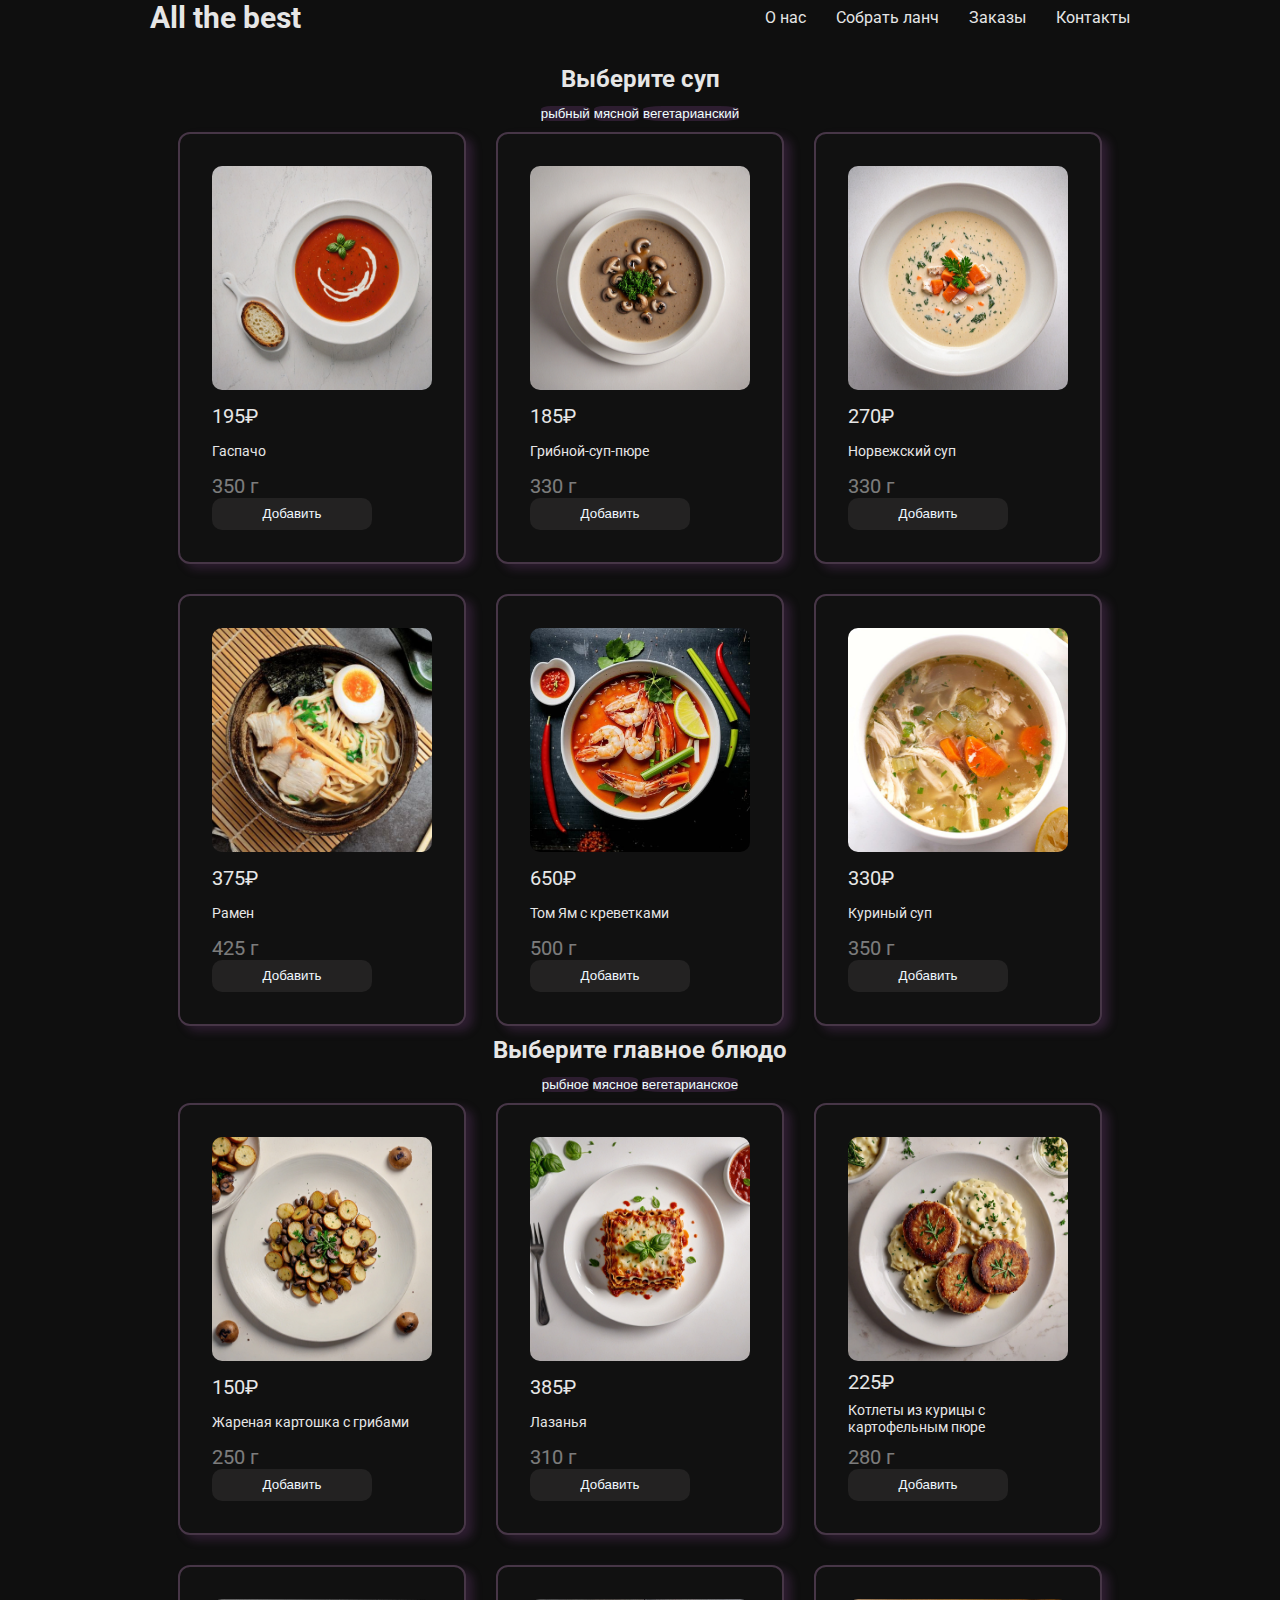
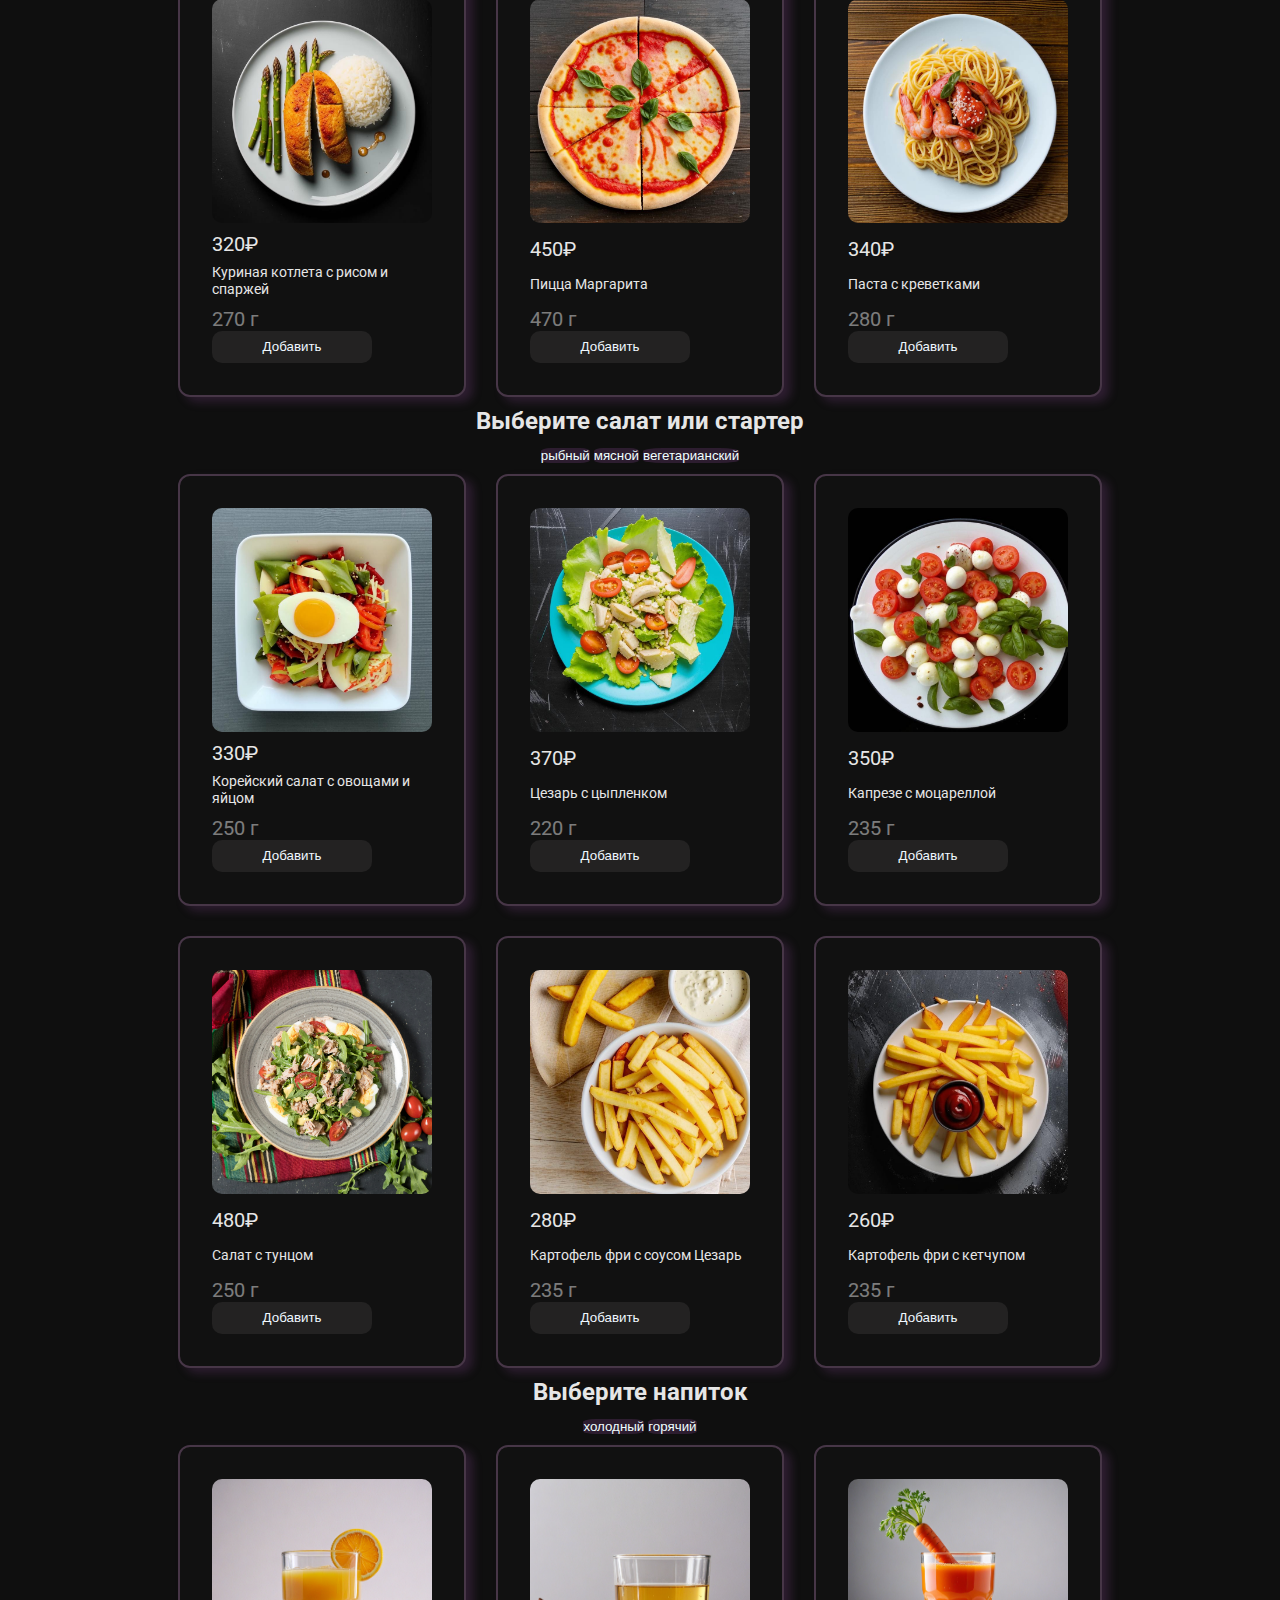
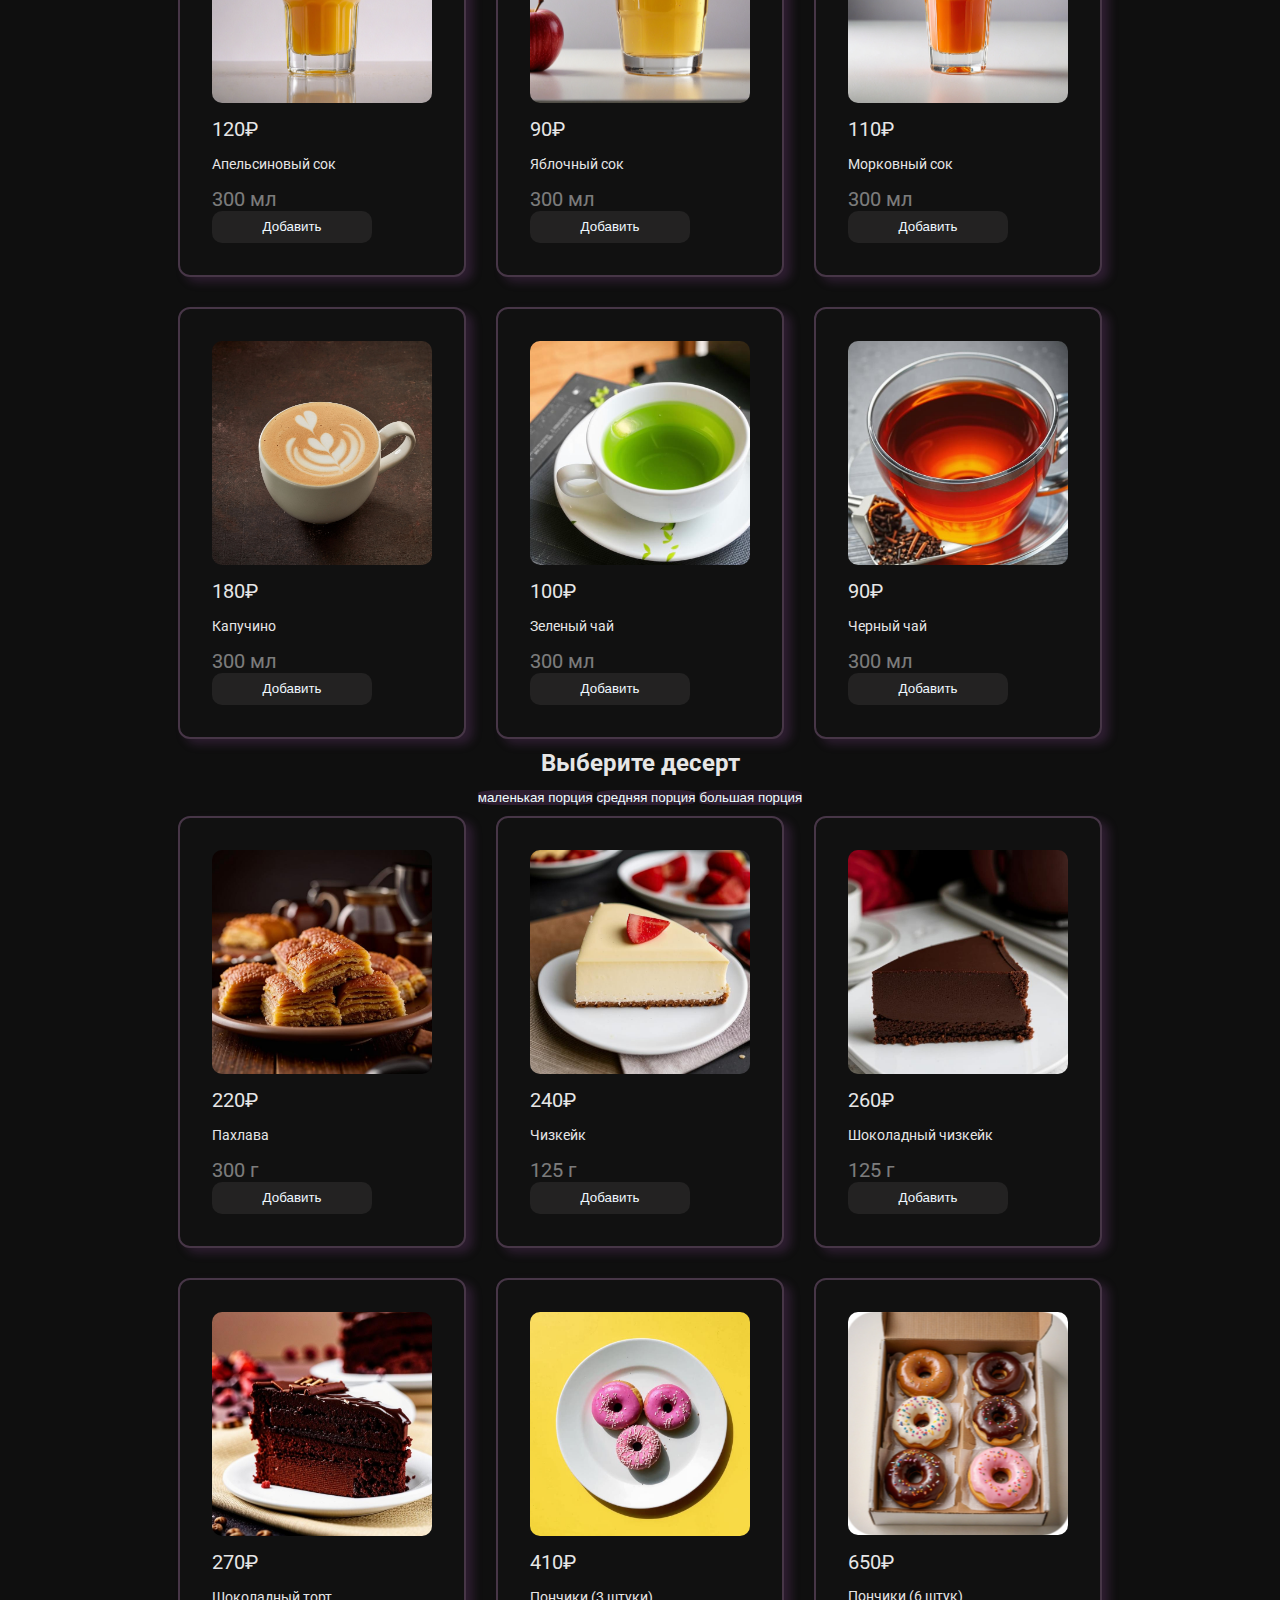
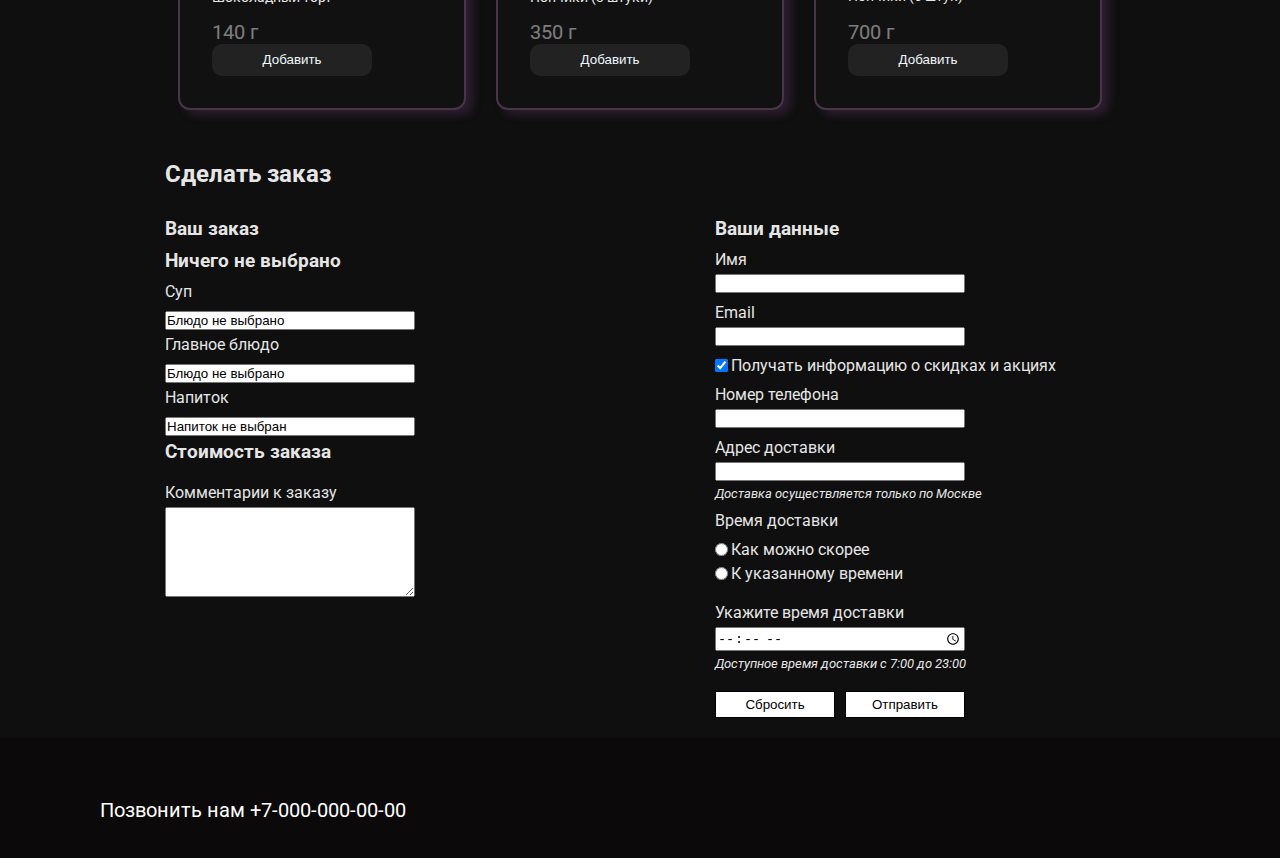
<file: lab5/lunch.html>
<!DOCTYPE html>
<html lang="en">
    <head>
        <meta charset="UTF-8" />
        <meta name="viewport" content="width=device-width, initial-scale=1.0" />
        <title>Мой сайт</title>
        <link rel="stylesheet" href="base_style.css">
        <link rel="stylesheet" href="lunch_style.css">
    </head>
    <script type="module" defer src="Myscripts.js"></script>
    <body>
        <header>
            <h1>All the best</h1>
            <nav>
                <ul class="nav-list">
                    <li class="nav-item"><a href="index.html">О нас</a></li>
                    <li class="nav-item"><a href="lunch.html">Собрать ланч</a></li>
                    <li class="nav-item"><a href="#tbl">Заказы</a></li>
                    <li class="nav-item"><a href="#footer">Контакты</a></li>
                </ul>
            </nav>
       </header>

        <main>
            <h2 class="label1">Выберите суп</h2>
            <div class="filters" id="soupFilters">
                <button class="filterButton" data-kind="fish">рыбный</button>
                <button class="filterButton" data-kind="meat">мясной</button>
                <button class="filterButton" data-kind="veg">вегетарианский</button>
            </div>
            <div class="dishes soupes" id="soupes"></div>

            <h2 class="label2">Выберите главное блюдо</h2>
            <div class="filters" id="mainFilters">
                <button class="filterButton" data-kind="fish">рыбное</button>
                <button class="filterButton" data-kind="meat">мясное</button>
                <button class="filterButton" data-kind="veg">вегетарианское</button>
            </div>
            <div class="dishes main" id="main"></div>

            <h2>Выберите салат или стартер</h2>
            <div class="filters" id="saladFilters">
                <button class="filterButton" data-kind="fish">рыбный</button>
                <button class="filterButton" data-kind="meat">мясной</button>
                <button class="filterButton" data-kind="veg">вегетарианский</button>
            </div>
            <div class="dishes" id="salads"></div>

            <h2 class="label3">Выберите напиток</h2>
            <div class="filters" id="drinkFilters">
                <button class="filterButton" data-kind="cold">холодный</button>
                <button class="filterButton" data-kind="hot">горячий</button>
            </div>
            <div class="dishes" id="drinks"></div>  

            <h2>Выберите десерт</h2>
            <div class="filters" id="dessertFilters">
                <button class="filterButton" data-kind="small">маленькая порция</button>
                <button class="filterButton" data-kind="middle">средняя порция</button>
                <button class="filterButton" data-kind="big">большая порция</button>
            </div>
            <div class="dishes" id="desserts"></div>
            
            <div class="make-order">
                <h2>Сделать заказ</h2>
                <form action="https://httpbin.org/post" method="POST">
                    <div class="orderPart">
                        <h3>Ваш заказ</h3>
                        <h3 class="nothingChosenLabel">Ничего не выбрано</h3>
                        <div class="chosenDishes" id="chosenDishes">
                            <div>
                                <label for="soupChoice">Суп</label>
                                <input type="text" name="soupChoice" id="soupChoice" value="Блюдо не выбрано" readonly required>
                            </div>
                            
                            <div>
                                <label for="mainDishChoice">Главное блюдо</label>
                                <input type="text" name="mainDishChoice" id="mainDishChoice" value="Блюдо не выбрано" readonly required>
                            </div>
                            
                            <div>
                                <label for="drinkChoice">Напиток</label>
                                <input type="text" name="drinkChoice" id="drinkChoice" value="Напиток не выбран" readonly required>
                            </div>

                            <div>
                                <h3>Стоимость заказа</h3>
                                <h3 class="fullPrice"></h3>
                            </div>
                        </div>

                        <div>
                            <label for="commentForOrder">Комментарии к заказу</label>
                            <textarea name="commentForOrder" id="commentForOrder"></textarea>
                        </div>
                    </div>

                    <div class="userDataPart">
                        <h3>Ваши данные</h3>
                        <div>
                            <label for="userName">Имя</label>
                            <input type="text" name="userName" id="userName" required>
                        </div>
                        
                        <div>
                            <label for="userEmail">Email</label>
                            <input type="email" name="userEmail" id="userEmail" required>
                        </div>

                        <div class="broadcastDiv">
                            <input type="checkbox" name="isGetBroadcasting" id="isGetBroadcasting" value="true" checked>
                            <label for="isGetBroadcasting">Получать информацию о скидках и акциях</label>
                        </div>

                        <div>
                            <label for="userPhoneNumber">Номер телефона</label>
                            <input type="tel" name="userPhoneNumber" id="userPhoneNumber" required>
                        </div>

                        <div>
                            <label for="">Адрес доставки</label>
                            <input type="text" name="" id="" required>
                            <p>Доставка осуществляется только по Москве</p>
                        </div>

                        <div>
                            <fieldset>
                                <legend>Время доставки</legend>
                                <div>
                                    <input type="radio" name="deliverySpeed" id="fast" value="1" required>
                                    <label for="fast">Как можно скорее</label>
                                </div>
                                
                                <div>
                                    <input type="radio" name="deliverySpeed" id="inTime" value="2" required>
                                    <label for="inTime">К указанному времени</label>
                                </div>
                            </fieldset>
                        </div>

                        <div>
                            <label for="deliveryTime">Укажите время доставки</label>
                            <input type="time" name="deliveryTime" id="deliveryTime" min="7:00" max="23:00" step="300">
                            <p>Доступное время доставки с 7:00 до 23:00</p>
                        </div>

                        <div class="buttons">
                            <div>
                                <button type="reset">Сбросить</button>
                            </div>

                            <div>
                                <button type="submit">Отправить</button>
                            </div>
                        </div>
                    </div>
                </form>
            </div>
        </main>

        <!-- <div class="makeOrderForm">
            
        </div> -->

        <footer>
            <p>Позвонить нам +7-000-000-00-00</p>
        </footer>
    </body>
</html>
</file>
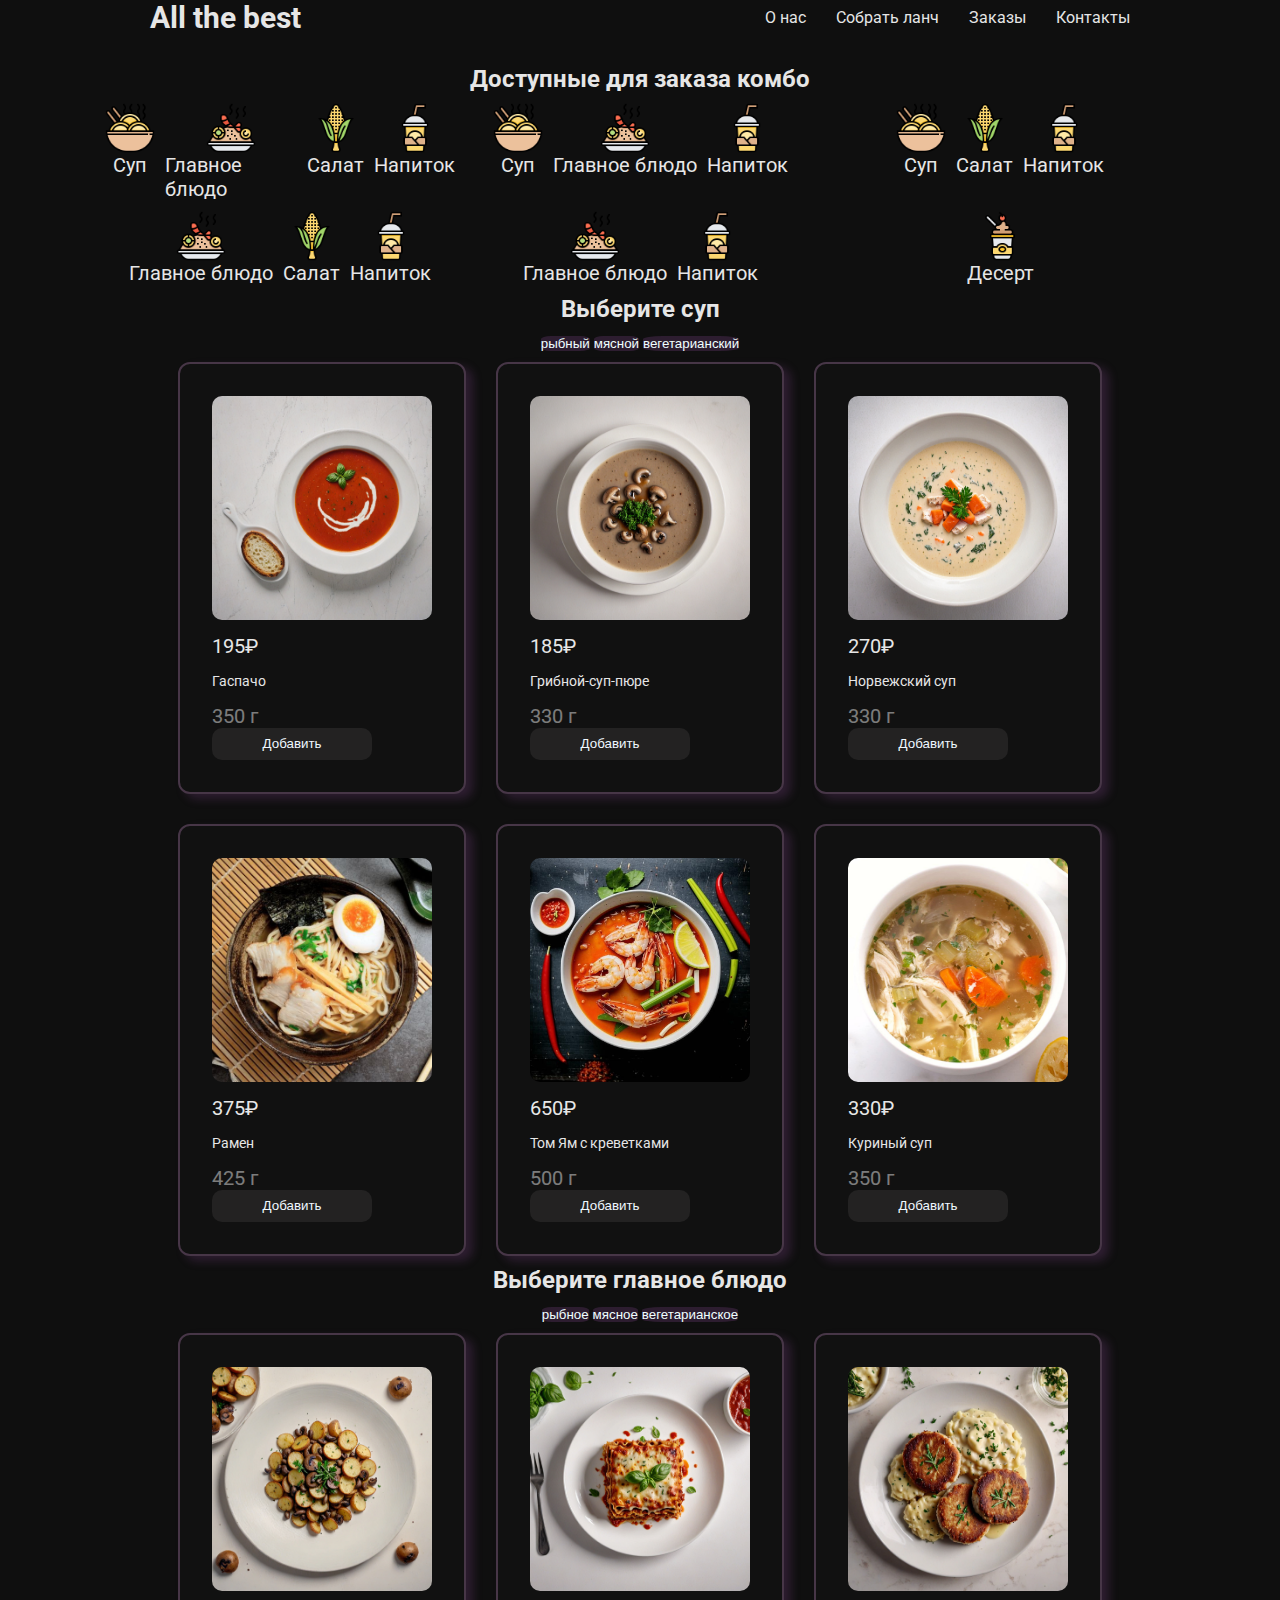
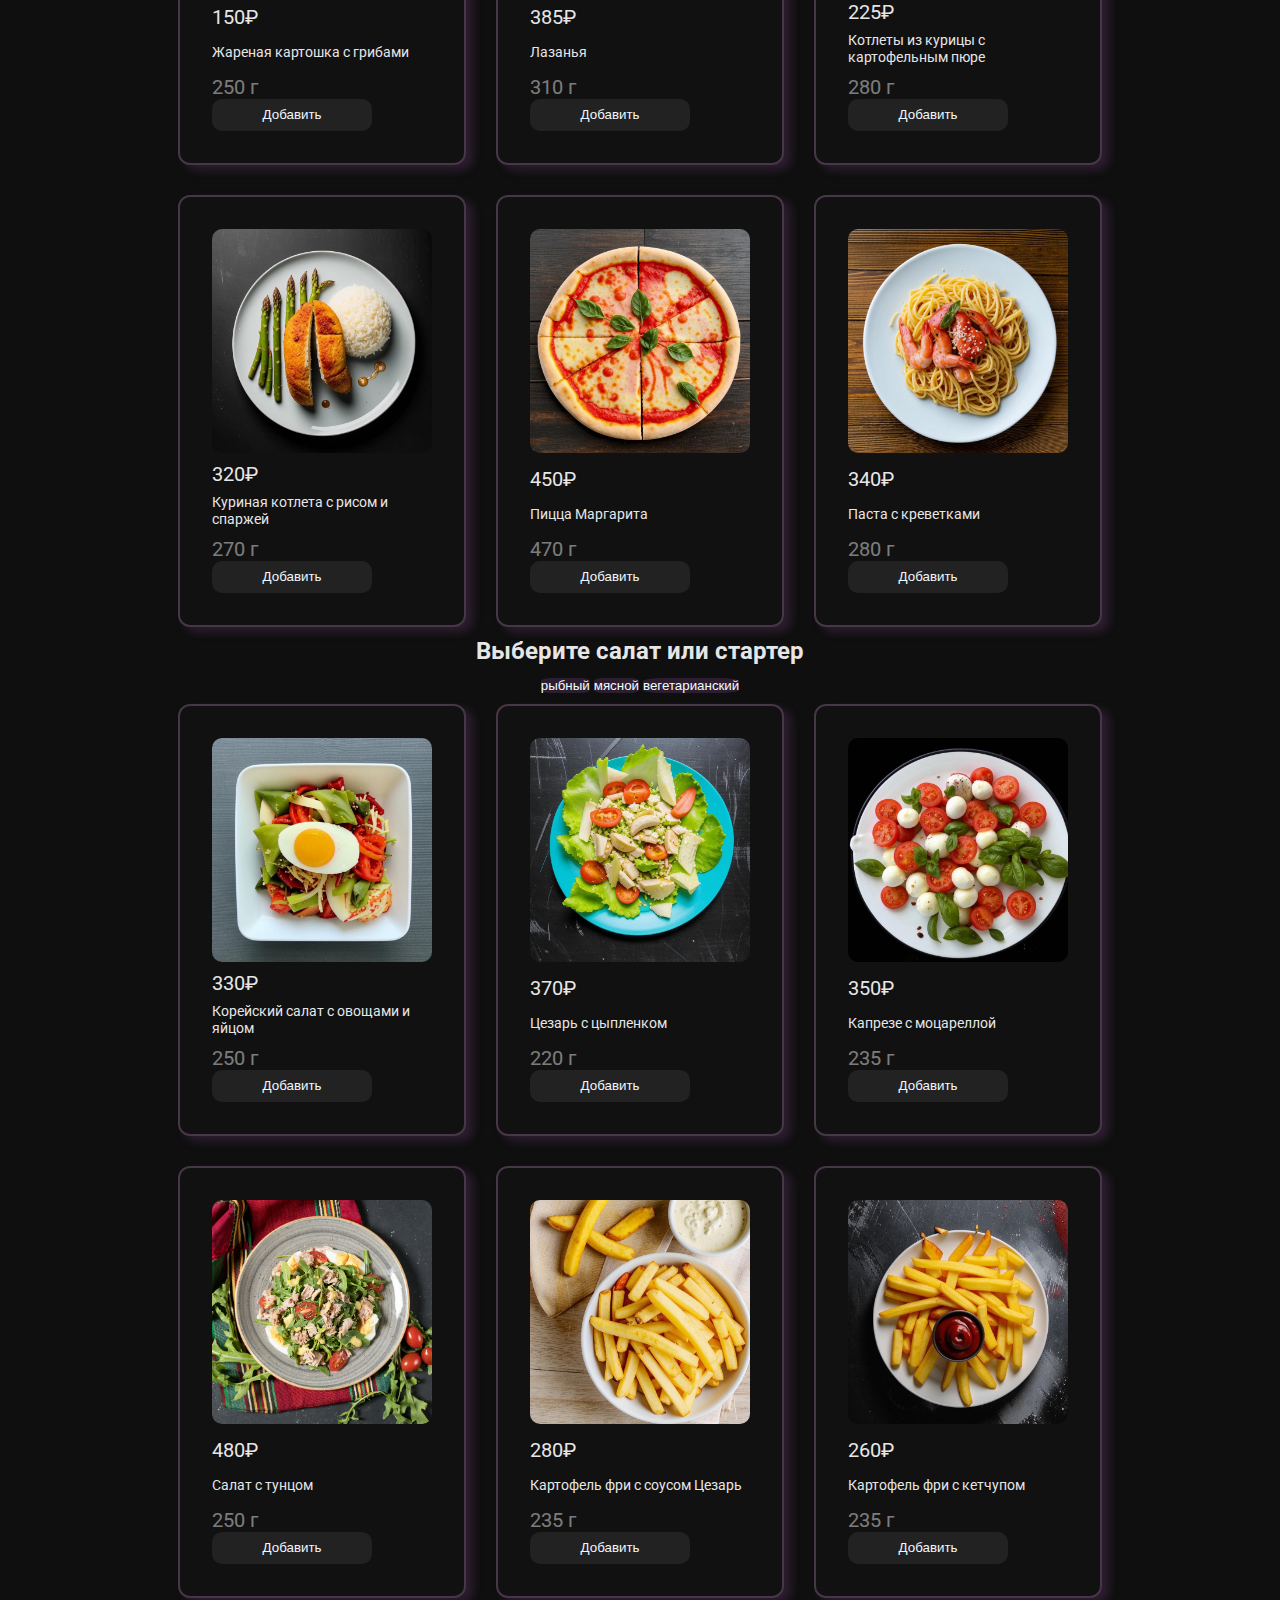
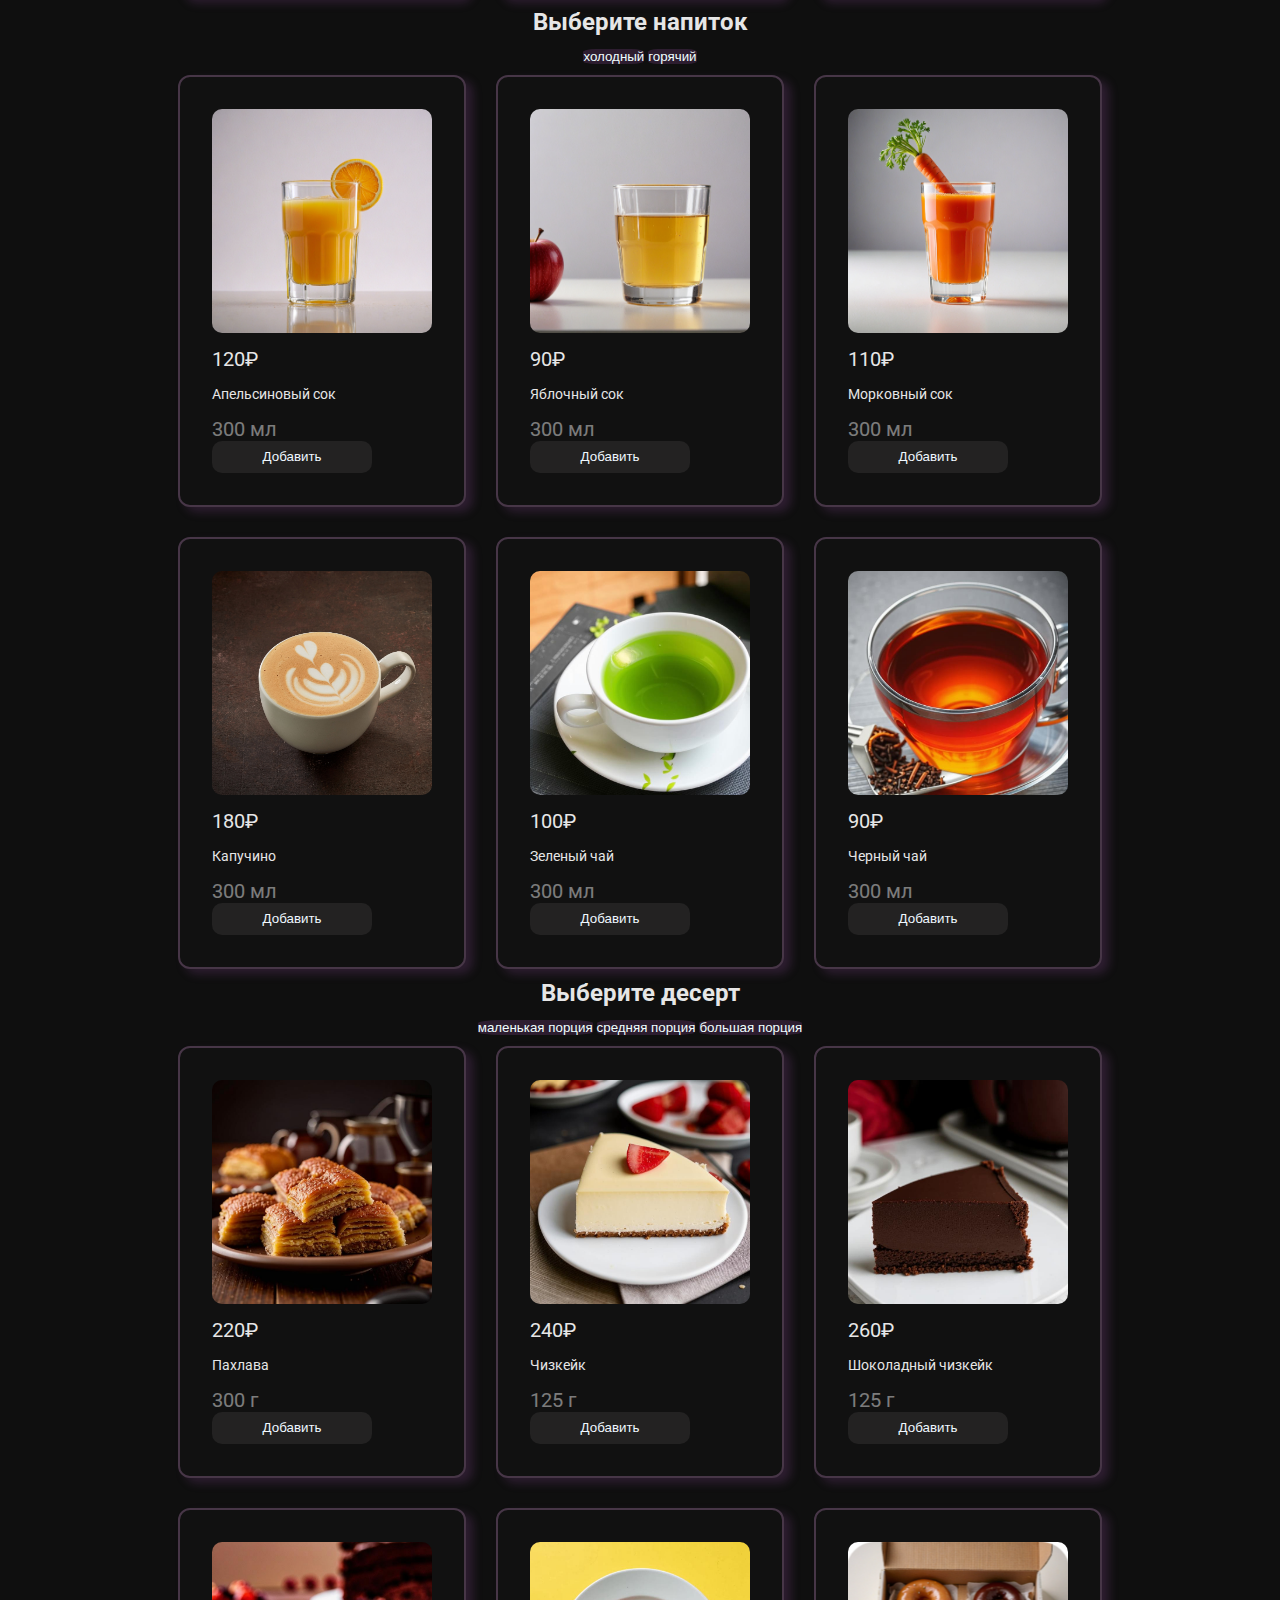
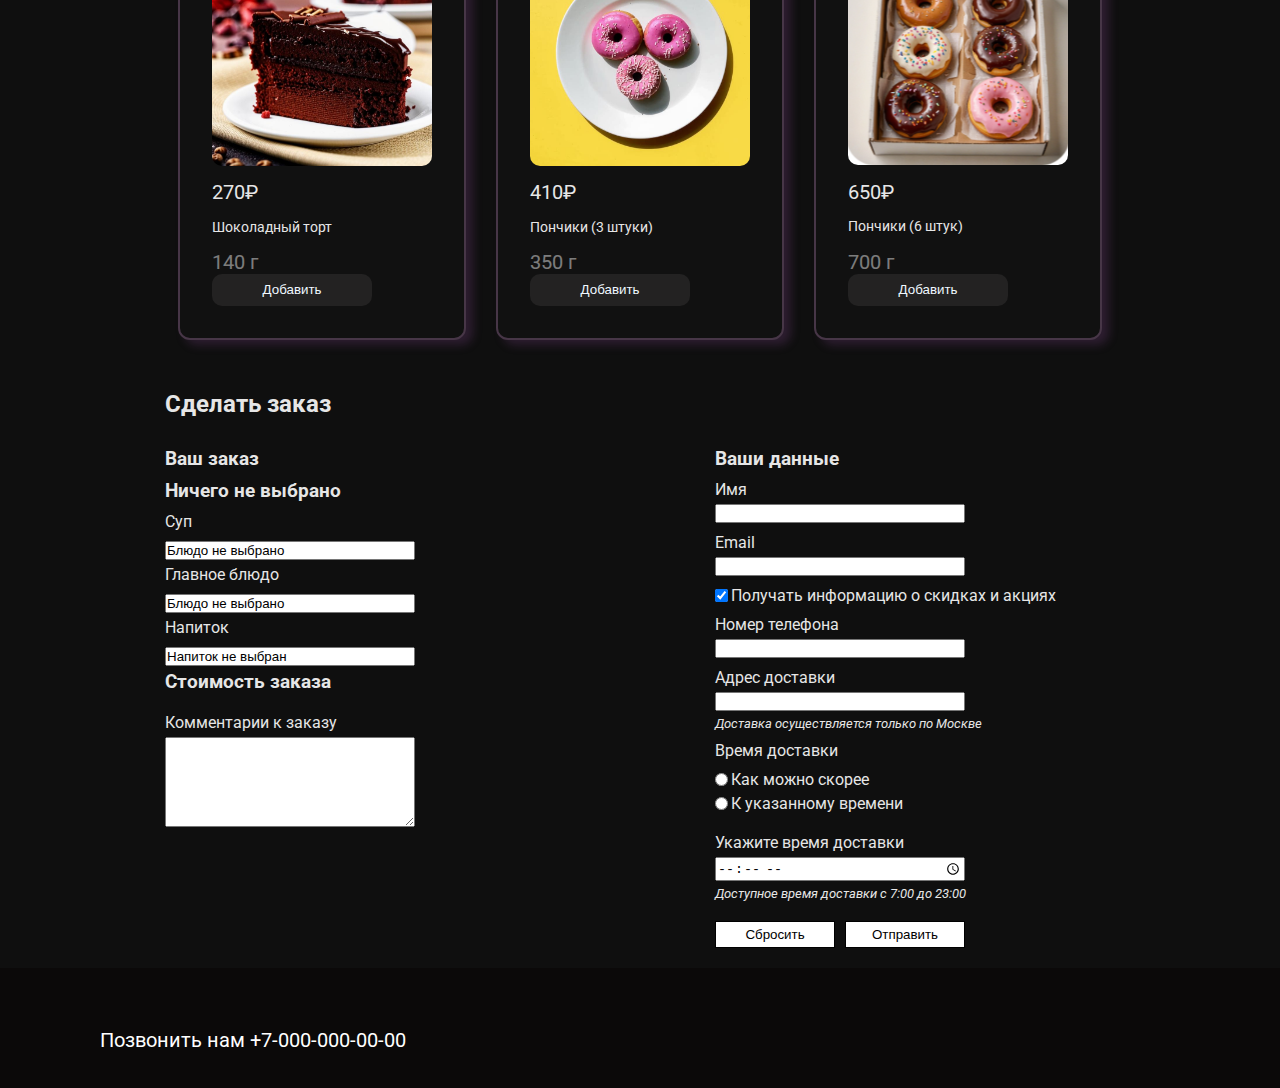
<file: lab6/lunch.html>
<!DOCTYPE html>
<html lang="en">
    <head>
        <meta charset="UTF-8" />
        <meta name="viewport" content="width=device-width, initial-scale=1.0" />
        <title>Мой сайт</title>
        <link rel="stylesheet" href="base_style.css">
        <link rel="stylesheet" href="lunch_style.css">
    </head>
    <script type="module" defer src="Myscripts.js"></script>
    <body>
        <header>
            <h1>All the best</h1>
            <nav>
                <ul class="nav-list">
                    <li class="nav-item"><a href="index.html">О нас</a></li>
                    <li class="nav-item"><a href="lunch.html">Собрать ланч</a></li>
                    <li class="nav-item"><a href="#tbl">Заказы</a></li>
                    <li class="nav-item"><a href="#footer">Контакты</a></li>
                </ul>
            </nav>
       </header>
  
        <main>
            <h2>Доступные для заказа комбо</h2>
            <div class="combos">
                <div class="combo">
                    <div>
                        <figure>
                            <img src="img/icons/soup.png" alt="">
                        </figure>
                        <p>Суп</p>
                    </div>
                    <div>
                        <figure>
                            <img src="img/icons/main.png" alt="">
                        </figure>
                        <p>Главное блюдо</p>
                    </div>
                    <div>
                        <figure>
                            <img src="img/icons/salad.png" alt="">
                        </figure>
                        <p>Салат</p>
                    </div>
                    <div>
                        <figure>
                            <img src="img/icons/drink.png" alt="">
                        </figure>
                        <p>Напиток</p>
                    </div>
                </div>
                <div class="combo">
                    <div>
                        <figure>
                            <img src="img/icons/soup.png" alt="">
                        </figure>
                        <p>Суп</p>
                    </div>
                    <div>
                        <figure>
                            <img src="img/icons/main.png" alt="">
                        </figure>
                        <p>Главное блюдо</p>
                    </div>
                    <div>
                        <figure>
                            <img src="img/icons/drink.png" alt="">
                        </figure>
                        <p>Напиток</p>
                    </div>
                </div>
                <div class="combo">
                    <div>
                        <figure>
                            <img src="img/icons/soup.png" alt="">
                        </figure>
                        <p>Суп</p>
                    </div>
                    <div>
                        <figure>
                            <img src="img/icons/salad.png" alt="">
                        </figure>
                        <p>Салат</p>
                    </div>
                    <div>
                        <figure>
                            <img src="img/icons/drink.png" alt="">
                        </figure>
                        <p>Напиток</p>
                    </div>
                </div>
                <div class="combo">
                    <div>
                        <figure>
                            <img src="img/icons/main.png" alt="">
                        </figure>
                        <p>Главное блюдо</p>
                    </div>
                    <div>
                        <figure>
                            <img src="img/icons/salad.png" alt="">
                        </figure>
                        <p>Салат</p>
                    </div>
                    <div>
                        <figure>
                            <img src="img/icons/drink.png" alt="">
                        </figure>
                        <p>Напиток</p>
                    </div>
                </div>
                <div class="combo">
                    <div>
                        <figure>
                            <img src="img/icons/main.png" alt="">
                        </figure>
                        <p>Главное блюдо</p>
                    </div>
                    <div>
                        <figure>
                            <img src="img/icons/drink.png" alt="">
                        </figure>
                        <p>Напиток</p>
                    </div>
                </div>
                <div class="combo">
                    <div>
                        <figure>
                            <img src="img/icons/desert.png" alt="">
                        </figure>
                        <p>Десерт</p>
                    </div>
                </div>
            </div>
            <h2 class="label1">Выберите суп</h2>
            <div class="filters" id="soupFilters">
                <button class="filterButton" data-kind="fish">рыбный</button>
                <button class="filterButton" data-kind="meat">мясной</button>
                <button class="filterButton" data-kind="veg">вегетарианский</button>
            </div>
            <div class="dishes soupes" id="soupes"></div>

            <h2 class="label2">Выберите главное блюдо</h2>
            <div class="filters" id="mainFilters">
                <button class="filterButton" data-kind="fish">рыбное</button>
                <button class="filterButton" data-kind="meat">мясное</button>
                <button class="filterButton" data-kind="veg">вегетарианское</button>
            </div>
            <div class="dishes main" id="main"></div>

            <h2>Выберите салат или стартер</h2>
            <div class="filters" id="saladFilters">
                <button class="filterButton" data-kind="fish">рыбный</button>
                <button class="filterButton" data-kind="meat">мясной</button>
                <button class="filterButton" data-kind="veg">вегетарианский</button>
            </div>
            <div class="dishes" id="salads"></div>

            <h2 class="label3">Выберите напиток</h2>
            <div class="filters" id="drinkFilters">
                <button class="filterButton" data-kind="cold">холодный</button>
                <button class="filterButton" data-kind="hot">горячий</button>
            </div>
            <div class="dishes" id="drinks"></div>  

            <h2>Выберите десерт</h2>
            <div class="filters" id="dessertFilters">
                <button class="filterButton" data-kind="small">маленькая порция</button>
                <button class="filterButton" data-kind="middle">средняя порция</button>
                <button class="filterButton" data-kind="big">большая порция</button>
            </div>
            <div class="dishes" id="desserts"></div>
            
            <div class="make-order">
                <h2>Сделать заказ</h2>
                <form id="orderForm" action="https://httpbin.org/post" method="POST">
                    <div class="orderPart">
                        <h3>Ваш заказ</h3>
                        <h3 class="nothingChosenLabel">Ничего не выбрано</h3>
                        <div class="chosenDishes" id="chosenDishes">
                            <div>
                                <label for="soupChoice">Суп</label>
                                <input type="text" name="soupChoice" id="soupChoice" value="Блюдо не выбрано" readonly required>
                            </div>
                            
                            <div>
                                <label for="mainDishChoice">Главное блюдо</label>
                                <input type="text" name="mainDishChoice" id="mainDishChoice" value="Блюдо не выбрано" readonly required>
                            </div>
                            
                            <div>
                                <label for="drinkChoice">Напиток</label>
                                <input type="text" name="drinkChoice" id="drinkChoice" value="Напиток не выбран" readonly required>
                            </div>

                            <div>
                                <h3>Стоимость заказа</h3>
                                <h3 class="fullPrice"></h3>
                            </div>
                        </div>

                        <div>
                            <label for="commentForOrder">Комментарии к заказу</label>
                            <textarea name="commentForOrder" id="commentForOrder"></textarea>
                        </div>
                    </div>

                    <div class="userDataPart">
                        <h3>Ваши данные</h3>
                        <div>
                            <label for="userName">Имя</label>
                            <input type="text" name="userName" id="userName" required>
                        </div>
                        
                        <div>
                            <label for="userEmail">Email</label>
                            <input type="email" name="userEmail" id="userEmail" required>
                        </div>

                        <div class="broadcastDiv">
                            <input type="checkbox" name="isGetBroadcasting" id="isGetBroadcasting" value="true" checked>
                            <label for="isGetBroadcasting">Получать информацию о скидках и акциях</label>
                        </div>

                        <div>
                            <label for="userPhoneNumber">Номер телефона</label>
                            <input type="tel" name="userPhoneNumber" id="userPhoneNumber" required>
                        </div>

                        <div>
                            <label for="">Адрес доставки</label>
                            <input type="text" name="" id="" required>
                            <p>Доставка осуществляется только по Москве</p>
                        </div>

                        <div>
                            <fieldset>
                                <legend>Время доставки</legend>
                                <div>
                                    <input type="radio" name="deliverySpeed" id="fast" value="1" required>
                                    <label for="fast">Как можно скорее</label>
                                </div>
                                
                                <div>
                                    <input type="radio" name="deliverySpeed" id="inTime" value="2" required>
                                    <label for="inTime">К указанному времени</label>
                                </div>
                            </fieldset>
                        </div>

                        <div>
                            <label for="deliveryTime">Укажите время доставки</label>
                            <input type="time" name="deliveryTime" id="deliveryTime" min="7:00" max="23:00" step="300">
                            <p>Доступное время доставки с 7:00 до 23:00</p>
                        </div>

                        <div class="buttons">
                            <div>
                                <button type="reset">Сбросить</button>
                            </div>

                            <div>
                                <button type="submit">Отправить</button>
                            </div>
                        </div>
                    </div>
                </form>
            </div>
        </main>

        <!-- <div class="makeOrderForm">
            
        </div> -->
        <div class="modal" id="modal">
            <div class="window" id="window">
                <p class="text"></p>
                <button class="okayBtn">Окей &#128076;</button>
            </div>
        </div>
        <footer>
            <p>Позвонить нам +7-000-000-00-00</p>
        </footer>
    </body>
</html>
</file>
<file: base_style.css>
@import url('https://fonts.googleapis.com/css2?family=Roboto:ital,wght@0,100;0,300;0,400;0,500;0,700;0,900;1,100;1,300;1,400;1,500;1,700;1,900&display=swap');
* {
    box-sizing: border-box;
    margin: 0;
    padding: 0;
}
body{
    font-family: "Roboto", sans-serif;
    background-color: rgb(15, 15, 15);
    color: #e6e6e6;
    font-weight: 400;
    font-style: normal;
    margin: 0px;
    display: flex;
    flex-direction: column;
    min-height: 100vh;
    padding: 0;
    margin: 0;

}

header {
    display: flex;
    justify-content: space-between;
    align-items: center;
    padding: 0vw 150px;
    margin: 0px;
}
nav {
    padding: 0px;
    margin: 0px;
}

ul {
    padding: 0px;
}

footer {
    padding: 60px 100px;
    height: 120px;
    background-color: #0b0909;
    color: white;
}

a {
    text-decoration: none;
    color: #e6e6e6;
}

a:hover {
    color: orange;
    transition: 0.3s;
}

section {
    padding: 5px 0px;
}

.nav-list {
    display: flex;
    gap: 30px;
}

.food_image {
    height: 300px;
    width: 300px;
}


.nav-item {
    display: inline;
}
</file>
<file: about_us_style.css>
main {
    display: flex;
    flex-direction: column;
    align-items: center;
    justify-content: flex-start;
}

.scroll-new-menue-item {
    display: flex;
    flex-direction: column;
    justify-content: flex-start;
    align-items: center;
    padding-top: 35px;
    gap: 20px;
    height: 660px;
    background-color: #0F0F0F;
}

.new-menue-item-link-block {
    height: 550px;
    width: 800px;
    background-color: #e6e6e6;
}

.new-menue-item-img {
    height: 85%;
    width: 100%;
}

.new-menue-item-img img {
    height: 100%;
    width: 100%;
}

.about-new-menue-item {
    display: flex;
    justify-content: space-between;
    align-items: center;
    padding: 0px 40px;
    background-color: #111111;
    box-shadow: 7px 5px 10px #76417f4c;
    height: 15%;
    width: 100%;
}

.about-us {
    height: 400px;
    width: 100vw;
    background-color: #0F0F0F;
    display: flex;
    flex-direction: column;
    justify-content: center;
    align-items: center;
}

.about-us-block {
    display: flex;
    flex-direction: column;
    justify-content: flex-start;
    align-items: flex-start;
    gap: 30px;
    height: 220px;
    width: 1000px;
    padding: 20px 40px;
    background-color: #111111;
    box-shadow: 7px 5px 10px #76417f4c;
}

.menue {
    display: flex;
    flex-direction: column;
    justify-content: flex-start;
    gap: 40px;
    padding-left: 40PX;
    padding-top: 40px;
    background-image: url(img/back.jpg);
    background-position: center;
    background-size: cover;
    width: 100vw;
    height: 100vh;
}

.table-container {
    width: 800px;
    height: 600px;
    background-color: #11111105;
}

table, th, td {
    border: 1px solid;
    border-collapse: collapse;
    text-align: center;
    padding: 10px 10px;
}
table {
    width: 100%;
    height: 100%;
}
.advantages {
    height: 400px;
    width: 100vw;
    background-color: #0F0F0F;
    display: flex;
    flex-direction: column;
    justify-content: center;
    align-items: center;
}

.advantages-block {
    display: flex;
    flex-direction: column;
    justify-content: flex-start;
    align-items: flex-start;
    gap: 30px;
    height: 220px;
    width: 1000px;
    padding: 20px 40px;
    background-color: #111111;
    box-shadow: 7px 5px 10px #76417f4c;
}

@media (min-width: 800px) {
    p {
      font-size: 20px;
    }
    h1 {
        font-size: 30px;
    }
}

@media (min-width: 800px) {
    p {
      font-size: 20px;
    }
    h1 {
        font-size: 30px;
    }
}

@media (min-width: 600px) and (max-width: 800px) {
    p {
      font-size: 14px;
    }
    h1 {
        font-size: 24px;
    }
    .new-menue-item-link-block {
        height: 385px;
        width: 560px;
    }

    .advantages-block {
        align-items: center;
        height: 180px;
        width: 600px;
    }

    .about-us-block {
        height: 180px;
        width: 600px;
    }

    .scroll-new-menue-item {
        height: 500px;
    }   
    
    .table-container {
        width: 80%;
        height: 400px;
    }
}

@media (min-width: 0px) and (max-width: 600px) {
    header {
        display: flex;
        gap: 10px;
        flex-direction: column;
        justify-content: space-between;
        align-items: center;
        padding: 0vw 150px;
        margin: 0px;
    }

    .nav-list {
        display: flex;
        flex-direction: column;
        gap: 20px;
    }

    p {
        font-size: 14px;
    }
    h1 {
        font-size: 24px;
    }
    .new-menue-item-link-block {
        height: 385px;
        width: 90vw;
    }

    .advantages-block {
        align-items: center;
        height: 180px;
        width: 90vw;
    }

    .about-us-block {
        height: 180px;
        width: 90vw;
       
    }

    .scroll-new-menue-item {
        height: 500px;
    }   
    
    .table-container {
        width: 90%;
        height: 400px;
    }

}
</file>
<file: exam/main_page_style.css>
@import url('https://fonts.googleapis.com/css2?family=Roboto:ital,wght@0,100;0,300;0,400;0,500;0,700;0,900;1,100;1,300;1,400;1,500;1,700;1,900&display=swap');
* {
    box-sizing: border-box;
    margin: 0;
    padding: 0;
}
body{
    display: flex;
    flex-direction: column;
    gap: 20px;
    align-items: center;
    justify-content: center;
    font-family: "Roboto", sans-serif;
    background-color: rgb(238, 238, 238);
    color: #272727;
    font-weight: 400;
    font-style: normal;
    min-height: 100vh;
    padding: 0;
    margin: 0;

}

main {
    flex:1;
}


footer{
    display: flex;
    align-items: center;
    justify-content: center;
    width: 100%;
    height: 40px;
    background-color: #333;
    color: white;
}

.header-container {
    width: 1200px;
    height: 60px;
    display: flex;
    justify-content: space-between;
    align-items: center;
    padding: 15px;
    border-radius: 10px;
    background-color: rgb(248, 141, 47);
}

.search-form {
    display: flex;
    align-items: center;
}

.search-input {
    flex: 1;
    padding: 10px;
    font-size: 16px;
    border: 1px solid #ccc;
    border-radius: 4px 0 0 4px;
    outline: none;
}

.search-button {
    padding: 10px 20px;
    font-size: 16px;
    color: #fff;
    background-color: #007BFF;
    border: 1px solid #007BFF;
    border-radius: 0 4px 4px 0;
    cursor: pointer;
    outline: none;
}

.search-button:hover {
    background-color: #0056b3;
    border-color: #0056b3;
}

.header-icons-container {
    display: flex;
    gap: 40px; /* Расстояние между иконками */
    padding: 20px;
}

/* Стили для ссылок с SVG */
.icon-link {
    display: inline-block;
    width: 50px; /* Размер иконки */
    height: 50px;
    transition: transform 0.2s ease; /* Анимация при наведении */
}

.icon-link:hover {
    transform: scale(1.1); /* Увеличиваем иконку при наведении */
}

/* Стили для SVG */
.icon-link svg {
    width: 100%;
    height: 100%;
    fill: #007bff; /* Цвет иконки */
}

.icon-link:hover svg {
    fill: #0056b3; /* Цвет иконки при наведении */
}



.main-container {
    width: 1200px;
    display: flex;
    gap: 40px;

}

.filters {
    height: 400px;
    width: 250px;
    margin-right: 20px;
    background-color: rgb(248, 141, 47);
    border-radius: 10px;
    padding: 10px;
}

.filters h2, .products h2 {
    font-size: 18px;

}

.filters label {
    display: block;
    margin-bottom: 5px;
}
.filters input[type="number"] {
    width: 100%;
    padding: 5px;
    margin-bottom: 10px;
}
.filters button {
    width: 100%;
    padding: 10px;
    background-color: #007BFF;
    color: white;
    border: none;
    cursor: pointer;
}
.filters button:hover {
    background-color: #0056b3;
}

.items{
    width: 100%;
}

.catalogue {
    width: 100%;
    padding: 10px;
}
.catalogue-details{
    display: flex;
    justify-content: space-between;
    align-items: center;
    border-radius: 10px;
    background-color: rgb(248, 141, 47);
    padding: 10px;
    height: 60px;
    margin-bottom: 20px;
}

.custom-select {
    width: 200px;
}
.custom-select select {
    width: 100%;
    padding: 10px;
    font-size: 16px;
    border: 1px solid #ccc;
    border-radius: 4px;
}

.main-container {
    max-width: 1200px;
    display: flex;
    gap: 40px;
}

.items {
    display: flex;
    justify-content: space-between;
    flex-wrap: wrap;
}

@media (max-width: 768px) {
    .header {
        width: 100%;
    }
    .header-container {
        width: 100%;
        height: 60px;
        display: flex;
        justify-content: space-between;
        align-items: center;
        padding: 15px;
        border-radius: 10px;
        background-color: rgb(248, 141, 47);
    }

    .main-container {
        max-width: 100%;
        display: flex;
        flex-direction: column;
        align-items: center;
        gap: 40px;
    }

    .catalogue {
        width: 600px;
        padding: 10px;
    }

    .items {
        display: flex;
        width: 100%;
        justify-content: space-between;
        flex-wrap: wrap;
    }
    
}

/* Mobile Phones */
@media (max-width: 576px) {


    .header h1 {
        display: none;
        visibility: hidden;
    }
    .header-container {
        width: 100%;
        height: 200px;
        display: flex;
        flex-direction: column;
        justify-content: space-between;
        align-items: center;
        gap: 15px;
        padding: 10px;
        border-radius: 10px;
        background-color: rgb(248, 141, 47);
    }

    .header-icons-container {
        display: flex;
        gap: 40px; /* Расстояние между иконками */
    }

    .main-container {
        width: 100vw;
        display: flex;
        flex-direction: column;
        align-items: center;
        gap: 40px;
    }

    .catalogue-details{
        display: flex;
        justify-content: space-between;
        align-items: center;
        border-radius: 10px;
        background-color: rgb(248, 141, 47);
        padding: 10px;
        width: 100vw;
        height: 60px;
        margin-bottom: 20px;
    }

    .catalogue {
        display: flex;
        flex-direction: column;
        align-items: center;
        width: 100vw;
        padding: 10px;
    }

    .items {
        display: flex;
        width: 100%;
        justify-content: space-between;
        align-items: center;
        flex-wrap: wrap;
    }
}
</file>
<file: exam/item_style.css>
.itemCard {
    width: 300px;
    border: 1px solid #e0e0e0; /* Граница карточки */
    border-radius: 8px; /* Закругленные углы */
    overflow: hidden; /* Скрываем содержимое, выходящее за пределы карточки */
    background-color: #fff; /* Фон карточки */
    box-shadow: 0 4px 8px rgba(0, 0, 0, 0.1); /* Тень для карточки */
    transition: transform 0.2s ease, box-shadow 0.2s ease; /* Анимация при наведении */
    margin-bottom: 15px;
    display: flex; /* Делаем карточку flex-контейнером */
    flex-direction: column; /* Вертикальное направление */
}

.itemCard:hover {
    transform: translateY(-5px); /* Поднимаем карточку при наведении */
    box-shadow: 0 8px 16px rgba(0, 0, 0, 0.2); /* Увеличиваем тень */
}

/* Стили для изображения товара */
.itemImg img {
    width: 100%; /* Ширина изображения на всю карточку */
    height: 200px; /* Фиксированная высота изображения */
    object-fit: cover; /* Обрезаем изображение, чтобы оно заполнило контейнер */
    border-bottom: 1px solid #e0e0e0; /* Граница под изображением */
}

/* Стили для текстового содержимого карточки */
.itemAttributes {
    padding: 16px; /* Отступы внутри карточки */
    flex: 1; /* Занимает все доступное пространство, выталкивая кнопку вниз */
    display: flex;
    flex-direction: column;
}

.itemName {
    font-size: 18px; /* Размер шрифта названия */
    font-weight: bold; /* Жирный шрифт */
    margin: 0 0 10px 0; /* Отступ снизу */
    color: #333; /* Цвет текста */
}

/* Стили для рейтинга */
.itemRating {
    display: flex;
    align-items: center;
    gap: 5px; /* Расстояние между звездами */
    margin-bottom: 10px; /* Отступ снизу */
}

.ratingValue {
    font-size: 14px;
    color: #666;
}

.star {
    color: #ccc; /* Цвет неактивных звезд */
    font-size: 16px;
    cursor: pointer;
}

.star.active {
    color: #ffd700; /* Цвет активных звезд */
}

/* Стили для цен и скидки */
.itemPriceAndDiscount {
    display: flex;
    flex-direction: column;
    gap: 5px; /* Расстояние между элементами */
    margin-bottom: 10px; /* Отступ снизу */
}

.price {
    font-size: 20px;
    font-weight: bold;
    color: #000;
}

.oldPrice {
    font-size: 16px;
    color: #999;
    text-decoration: line-through; /* Зачеркнутый текст */
}

.discount {
    font-size: 16px;
    color: #f00; /* Красный цвет для скидки */
    font-weight: bold;
}

/* Стили для кнопки */
button {
    width: 100%; /* Ширина кнопки на всю карточку */
    background-color: #007bff; /* Цвет фона */
    color: #fff; /* Цвет текста */
    border: none;
    padding: 10px;
    border-radius: 5px;
    cursor: pointer;
    font-size: 16px;
    transition: background-color 0.2s ease; /* Анимация при наведении */
    margin-top: auto; /* Прижимаем кнопку к низу */
}

button:hover {
    background-color: #0056b3; /* Цвет фона при наведении */
}

/* Media queries for responsiveness */
@media (max-width: 768px) {

}

@media (max-width: 576px) {

}

/* Main container adjustment */
</file>
<file: lab4/base_style.css>
@import url('https://fonts.googleapis.com/css2?family=Roboto:ital,wght@0,100;0,300;0,400;0,500;0,700;0,900;1,100;1,300;1,400;1,500;1,700;1,900&display=swap');
* {
    box-sizing: border-box;
    margin: 0;
    padding: 0;
}
body{
    display: flex;
    flex-direction: column;
    font-family: "Roboto", sans-serif;
    background-color: rgb(15, 15, 15);
    color: #e6e6e6;
    font-weight: 400;
    font-style: normal;
    margin: 0px;
    display: flex;
    flex-direction: column;
    min-height: 100vh;
    padding: 0;
    margin: 0;

}

header {
    display: flex;
    justify-content: space-between;
    align-items: center;
    padding: 0vw 150px;
    margin: 0px;
}
nav {
    padding: 0px;
    margin: 0px;
}

ul {
    padding: 0px;
}

footer {
    width: 100%;
    padding: 60px 100px;
    height: 120px;
    background-color: #0b0909;
    color: white;
}

a {
    text-decoration: none;
    color: #e6e6e6;
}

a:hover {
    color: orange;
    transition: 0.3s;
}

section {
    padding: 5px 0px;
}

.nav-list {
    display: flex;
    gap: 30px;
}

.food_image {
    height: 300px;
    width: 300px;
}


.nav-item {
    display: inline;
}
</file>
<file: lab4/about_us_style.css>
main {
    display: flex;
    flex-direction: column;
    align-items: center;
    justify-content: flex-start;
}

.scroll-new-menue-item {
    display: flex;
    flex-direction: column;
    justify-content: flex-start;
    align-items: center;
    padding-top: 35px;
    gap: 20px;
    height: 660px;
    background-color: #0F0F0F;
}

.new-menue-item-link-block {
    height: 550px;
    width: 800px;
    background-color: #e6e6e6;
}

.new-menue-item-img {
    height: 85%;
    width: 100%;
}

.new-menue-item-img img {
    height: 100%;
    width: 100%;
}

.about-new-menue-item {
    display: flex;
    justify-content: space-between;
    align-items: center;
    padding: 0px 40px;
    background-color: #111111;
    box-shadow: 7px 5px 10px #76417f4c;
    height: 15%;
    width: 100%;
}

.about-us {
    height: 400px;
    width: 100vw;
    background-color: #0F0F0F;
    display: flex;
    flex-direction: column;
    justify-content: center;
    align-items: center;
}

.about-us-block {
    display: flex;
    flex-direction: column;
    justify-content: flex-start;
    align-items: flex-start;
    gap: 30px;
    height: 220px;
    width: 1000px;
    padding: 20px 40px;
    background-color: #111111;
    box-shadow: 7px 5px 10px #76417f4c;
}

.menue {
    display: flex;
    flex-direction: column;
    justify-content: flex-start;
    gap: 40px;
    padding-left: 40PX;
    padding-top: 40px;
    background-image: url(img/back.jpg);
    background-position: center;
    background-size: cover;
    width: 100vw;
    height: 100vh;
}

.table-container {
    width: 800px;
    height: 600px;
    background-color: #11111105;
}

table, th, td {
    border: 1px solid;
    border-collapse: collapse;
    text-align: center;
    padding: 10px 10px;
}
table {
    width: 100%;
    height: 100%;
}
.advantages {
    height: 400px;
    width: 100vw;
    background-color: #0F0F0F;
    display: flex;
    flex-direction: column;
    justify-content: center;
    align-items: center;
}

.advantages-block {
    display: flex;
    flex-direction: column;
    justify-content: flex-start;
    align-items: flex-start;
    gap: 30px;
    height: 220px;
    width: 1000px;
    padding: 20px 40px;
    background-color: #111111;
    box-shadow: 7px 5px 10px #76417f4c;
}

@media (min-width: 800px) {
    p {
      font-size: 20px;
    }
    h1 {
        font-size: 30px;
    }
}

@media (min-width: 800px) {
    p {
      font-size: 20px;
    }
    h1 {
        font-size: 30px;
    }
}

@media (min-width: 600px) and (max-width: 800px) {
    p {
      font-size: 14px;
    }
    h1 {
        font-size: 24px;
    }
    .new-menue-item-link-block {
        height: 385px;
        width: 560px;
    }

    .advantages-block {
        align-items: center;
        height: 180px;
        width: 600px;
    }

    .about-us-block {
        height: 180px;
        width: 600px;
    }

    .scroll-new-menue-item {
        height: 500px;
    }   
    
    .table-container {
        width: 80%;
        height: 400px;
    }
}

@media (min-width: 0px) and (max-width: 600px) {
    header {
        display: flex;
        gap: 10px;
        flex-direction: column;
        justify-content: space-between;
        align-items: center;
        padding: 0vw 150px;
        margin: 0px;
    }

    .nav-list {
        display: flex;
        flex-direction: column;
        gap: 20px;
    }

    p {
        font-size: 14px;
    }
    h1 {
        font-size: 24px;
    }
    .new-menue-item-link-block {
        height: 385px;
        width: 90vw;
    }

    .advantages-block {
        align-items: center;
        height: 180px;
        width: 90vw;
    }

    .about-us-block {
        height: 180px;
        width: 90vw;
       
    }

    .scroll-new-menue-item {
        height: 500px;
    }   
    
    .table-container {
        width: 90%;
        height: 400px;
    }

}
</file>
<file: lunch_style.css>
main {
    display: flex;
    flex-direction: column;
    align-items: center;
    justify-content: flex-start;
    padding-top: 30px;
    gap: 10px;
}
main > section {
    width: 75%;
}
.dishes {
    display: grid;
    grid-template-columns: 1fr  1fr 1fr;
    grid-template-rows: auto;
    gap: 30px;
}

.dish{
    display: flex;
    flex-direction: column;
    align-items: flex-start;
    justify-content: space-between;
    gap: 7px;
    height: 25rem;
    width: 18rem;
    padding: 2rem 2rem;
    background-color: #111111;
    border-radius: 10px;
    box-shadow: 7px 5px 10px #76417f4c;
}

.dish .dishes-gap {
    padding-top: 4px;
    align-self: center;
    display: flex;
    flex-direction: column;
    gap: 4px;
}

.product-food_image {
    height: 13rem;
    width: 13rem;
    margin-bottom: 0.5rem;
}

.product-image img{
    height: 100%;
    width: 100%;
    object-fit: cover;
    border-radius: 10px;
}

.dish-buy-button {
    width: 10rem;
    height: 2rem;
    border-radius: 10px;
    color: aliceblue;
    background-color: #232222;
    border: none;

}

.weight_paragrapf {
    opacity: 0.5;
}

.container {
    display: flex;
    justify-content: center;
}

.make-order h2{
    padding: 20px 0;
}

form {
    display: flex;
    gap: 150px;
    margin-top: 10px;
}

form p {
    margin: 0;
    font-size: smaller;
    font-style: italic;
}

form div {
    display: flex;
    flex-direction: column;
    row-gap: 10px;
}

form > div > div {
    display: flex;
    flex-direction: column;
    row-gap: 5px;
}

fieldset {
    border: none;
    margin: auto 0;
    padding: 5px 0;
}

fieldset div {
    flex-direction: row;
    margin: 5px 0;
}

.orderPart, .userDataPart {
    width: 400px;
}

.broadcastDiv {
    flex-direction: row;
}

select {
    max-width: 250px;
    height: 30px;
}

input {
    max-width: 250px;
}

textarea {
    max-width: 250px;
    height: 90px;
}

.buttons {
    flex-direction: row;
    gap: 10px;
    margin-top: 10px;
}

.buttons button {
    background-color: white;
    border: 1px solid black;
    border-radius: 0;
    width: 120px;
    text-align: center;
    padding: 5px 0;
}

.make-order {
    margin: 20px 120px;
}

input[type="checkbox"], input[type="radio"] {
    margin: 0 3px 0 0;
}

@media (min-width: 800px) {
    p {
      font-size: 20px;
    }
    h1 {
        font-size: 30px;
    }
}

@media (min-width: 600px) and (max-width: 800px) {
    p {
      font-size: 14px;
    }

    h1 {
        font-size: 24px;
    }

    .dish{
        height: 20rem;
        width: 12rem;
    }

    form {
        flex-direction: column;
        gap: 35px;
    }

    .make-order h2{
        text-align: center;
    }
}

@media (min-width: 0px) and (max-width: 600px) {
    header {
        display: flex;
        gap: 10px;
        flex-direction: column;
        justify-content: space-between;
        align-items: center;
        padding: 0vw 150px;
        margin: 0px;
    }

    .nav-list {
        display: flex;
        flex-direction: column;
        gap: 20px;
    }

    p {
        font-size: 14px;
    }
    h1 {
        font-size: 24px;
    }

    .dish{
        height: 25rem;
        width: 18rem;
    }

    .dishes {
        display: grid;
        grid-template-columns: 1fr;
    }

    form {
        flex-direction: column;
        gap: 35px;
    }

    .make-order h2{
        text-align: center;
    }
}
</file>
<file: exam/cart_style.css>
body {
    display: flex;
    flex-direction: column;
    min-height: 100vh;
    margin: 0;
    font-family: Arial, sans-serif;
}

.cart-container {
    padding: 20px;
    flex: 1;
}

.cart-items {
    display: grid;
    grid-template-columns: repeat(auto-fill, minmax(250px, 1fr));
    gap: 20px;
}

.cart-item {
    border: 1px solid #e0e0e0;
    border-radius: 8px;
    padding: 16px;
    background-color: #fff;
    box-shadow: 0 4px 8px rgba(0, 0, 0, 0.1);
}

.cart-item img {
    width: 100%;
    height: 150px;
    object-fit: cover;
    border-radius: 8px;
}

.cart-item h3 {
    font-size: 18px;
    margin: 10px 0;
}

.cart-item p {
    margin: 5px 0;
}

.cart-item button {
    background-color: #ff4d4d;
    color: white;
    border: none;
    padding: 8px 16px;
    border-radius: 5px;
    cursor: pointer;
}

.empty-cart-message {
    text-align: center;
    font-size: 18px;
    color: #666;
    margin-top: 20px;
}

.checkout-form {
    margin-top: 40px;
}

.checkout-form label {
    display: block;
    margin: 10px 0 5px;
}

.checkout-form input,
.checkout-form select,
.checkout-form textarea {
    width: 100%;
    padding: 8px;
    margin-bottom: 10px;
    border: 1px solid #ccc;
    border-radius: 5px;
}

.checkout-form button {
    background-color: #007bff;
    color: white;
    border: none;
    padding: 10px 20px;
    border-radius: 5px;
    cursor: pointer;
}

footer {
    background-color: #333;
    color: white;
    text-align: center;
    padding: 10px 0;
    margin-top: auto;
}
</file>
<file: exam/profile_style.css>
body {
    display: flex;
    flex-direction: column;
    min-height: 100vh;
    margin: 0;
    font-family: Arial, sans-serif;
}

.profile-container {
    padding: 20px;
    flex: 1;
}

#orders-table {
    width: 100%;
    border-collapse: collapse;
    margin-top: 20px;
}

#orders-table th,
#orders-table td {
    border: 1px solid #e0e0e0;
    padding: 10px;
    text-align: left;
}

#orders-table th {
    background-color: #f5f5f5;
}

#orders-table tr:hover {
    background-color: #f9f9f9;
}

button {
    background-color: #007bff;
    color: white;
    border: none;
    padding: 5px 10px;
    border-radius: 5px;
    cursor: pointer;
    margin-right: 5px;
}

button:hover {
    background-color: #0056b3;
}

footer {
    background-color: #333;
    color: white;
    text-align: center;
    padding: 10px 0;
    margin-top: auto;
}
</file>
<file: lab1-3/base_style.css>
@import url('https://fonts.googleapis.com/css2?family=Roboto:ital,wght@0,100;0,300;0,400;0,500;0,700;0,900;1,100;1,300;1,400;1,500;1,700;1,900&display=swap');
* {
    box-sizing: border-box;
    margin: 0;
    padding: 0;
}
body{
    display: flex;
    flex-direction: column;
    font-family: "Roboto", sans-serif;
    background-color: rgb(15, 15, 15);
    color: #e6e6e6;
    font-weight: 400;
    font-style: normal;
    margin: 0px;
    display: flex;
    flex-direction: column;
    min-height: 100vh;
    padding: 0;
    margin: 0;

}

header {
    display: flex;
    justify-content: space-between;
    align-items: center;
    padding: 0vw 150px;
    margin: 0px;
}
nav {
    padding: 0px;
    margin: 0px;
}

ul {
    padding: 0px;
}

footer {
    width: 100%;
    padding: 60px 100px;
    height: 120px;
    background-color: #0b0909;
    color: white;
}

a {
    text-decoration: none;
    color: #e6e6e6;
}

a:hover {
    color: orange;
    transition: 0.3s;
}

section {
    padding: 5px 0px;
}

.nav-list {
    display: flex;
    gap: 30px;
}

.food_image {
    height: 300px;
    width: 300px;
}


.nav-item {
    display: inline;
}
</file>
<file: lab1-3/lunch_style.css>
main {
    flex-grow: 1;
    display: flex;
    flex-direction: column;
    align-items: center;
    justify-content: flex-start;
    padding-top: 30px;
    gap: 10px;
}
main > section {
    width: 75%;
}
.dishes {
    display: grid;
    grid-template-columns: 1fr  1fr 1fr;
    grid-template-rows: auto;
    gap: 30px;
}

.dish{
    display: flex;
    flex-direction: column;
    align-items: flex-start;
    justify-content: space-between;
    gap: 7px;
    height: 25rem;
    width: 18rem;
    padding: 2rem 2rem;
    background-color: #111111;
    border: 2px solid #111111;
    box-shadow: 7px 5px 10px #76417f4c;
}

.dish:hover {
    border: 2px solid rgb(140, 0, 147);
}

.dish .dishes-gap {
    padding-top: 4px;
    align-self: center;
    display: flex;
    flex-direction: column;
    gap: 4px;
}

.product-food_image {
    height: 13rem;
    width: 13rem;
    margin-bottom: 0.5rem;
}

.product-image img{
    height: 100%;
    width: 100%;
    object-fit: cover;
    border-radius: 10px;
}

.dish-buy-button {
    width: 10rem;
    height: 2rem;
    border-radius: 10px;
    color: aliceblue;
    background-color: #232222;
    border: none;

}

.weight_paragrapf {
    opacity: 0.5;
}

.container {
    display: flex;
    justify-content: center;
}

.make-order h2{
    padding: 20px 0;
}

form {
    display: flex;
    gap: 150px;
    margin-top: 10px;
}

form p {
    margin: 0;
    font-size: smaller;
    font-style: italic;
}

form div {
    display: flex;
    flex-direction: column;
    row-gap: 10px;
}

form > div > div {
    display: flex;
    flex-direction: column;
    row-gap: 5px;
}

fieldset {
    border: none;
    margin: auto 0;
    padding: 5px 0;
}

fieldset div {
    flex-direction: row;
    margin: 5px 0;
}

.orderPart, .userDataPart {
    width: 400px;
}

.broadcastDiv {
    flex-direction: row;
}

select {
    max-width: 250px;
    height: 30px;
}

input {
    max-width: 250px;
}

textarea {
    max-width: 250px;
    height: 90px;
}

.buttons {
    flex-direction: row;
    gap: 10px;
    margin-top: 10px;
}

.buttons button {
    background-color: white;
    border: 1px solid black;
    border-radius: 0;
    width: 120px;
    text-align: center;
    padding: 5px 0;
}

.make-order {
    margin: 20px 120px;
}

input[type="checkbox"], input[type="radio"] {
    margin: 0 3px 0 0;
}

@media (min-width: 800px) {
    p {
      font-size: 20px;
    }
    h1 {
        font-size: 30px;
    }
}

@media (min-width: 600px) and (max-width: 800px) {
    p {
      font-size: 14px;
    }

    h1 {
        font-size: 24px;
    }


    .dishes {
        display: grid;
        grid-template-columns: 1fr 1fr;
    }



    form {
        flex-direction: column;
        gap: 35px;
    }

    .make-order h2{
        text-align: center;
    }
}

@media (min-width: 0px) and (max-width: 600px) {
    header {
        display: flex;
        gap: 10px;
        flex-direction: column;
        justify-content: space-between;
        align-items: center;
        padding: 0vw 150px;
        margin: 0px;
    }

    .nav-list {
        display: flex;
        flex-direction: column;
        gap: 20px;
    }

    p {
        font-size: 14px;
    }
    h1 {
        font-size: 24px;
    }

    .dish{
        height: 25rem;
        width: 18rem;
    }

    .dishes {
        display: grid;
        grid-template-columns: 1fr;
    }

    form {
        flex-direction: column;
        gap: 35px;
    }

    .make-order h2{
        text-align: center;
    }
}
</file>
<file: lab4/lunch_style.css>
main {
    flex-grow: 1;
    display: flex;
    flex-direction: column;
    align-items: center;
    justify-content: flex-start;
    padding-top: 30px;
    gap: 10px;
}
main > section {
    width: 75%;
}
.dishes {
    display: grid;
    grid-template-columns: 1fr  1fr 1fr;
    grid-template-rows: auto;
    gap: 30px;
}

.dish{
    display: flex;
    flex-direction: column;
    align-items: flex-start;
    justify-content: space-between;
    gap: 7px;
    height: 27rem;
    width: 18rem;
    padding: 2rem 2rem;
    background-color: #111111;
    border-radius: 12px;
    border: 2px solid rgb(71, 54, 71);
    box-shadow: 7px 5px 10px #76417f4c;
}

.dish:hover {
    border: 2px solid rgb(140, 0, 147);
}

.dish .dishes-gap {
    padding-top: 4px;
    align-self: center;
    display: flex;
    flex-direction: column;
    gap: 4px;
}

.product-food_image {
    height: 13rem;
    width: 13rem;
    margin-bottom: 0.5rem;
}

.dish_img img{
    height: 100%;
    width: 100%;
    object-fit: cover;
    border-radius: 10px;
}

.dish-buy-button {
    width: 10rem;
    height: 2rem;
    border-radius: 10px;
    color: aliceblue;
    background-color: #232222;
    border: none;

}
.dish-buy-button:hover {
    background-color: #232222;
}

.dish_name{
    font-size: 0.9rem;
}

.weight {
    opacity: 0.5;
}

.container {
    display: flex;
    justify-content: center;
}

.make-order h2{
    padding: 20px 0;
}


form {
    display: flex;
    gap: 150px;
    margin-top: 10px;
}

form p {
    margin: 0;
    font-size: smaller;
    font-style: italic;
}

form div {
    display: flex;
    flex-direction: column;
    row-gap: 10px;
}

form > div > div {
    display: flex;
    flex-direction: column;
    row-gap: 5px;
}

fieldset {
    border: none;
    margin: auto 0;
    padding: 5px 0;
}

fieldset div {
    flex-direction: row;
    margin: 5px 0;
}

.orderPart, .userDataPart {
    width: 400px;
}

.broadcastDiv {
    flex-direction: row;
}

select {
    max-width: 250px;
    height: 30px;
}

input {
    max-width: 250px;
}

textarea {
    max-width: 250px;
    height: 90px;
}

.buttons {
    flex-direction: row;
    gap: 10px;
    margin-top: 10px;
}

.buttons button {
    background-color: white;
    border: 1px solid black;
    border-radius: 0;
    width: 120px;
    text-align: center;
    padding: 5px 0;
}

.make-order {
    margin: 20px 120px;
}

input[type="checkbox"], input[type="radio"] {
    margin: 0 3px 0 0;
}

@media (min-width: 800px) {
    p {
      font-size: 20px;
    }
    h1 {
        font-size: 30px;
    }
}

@media (min-width: 600px) and (max-width: 800px) {
    p {
      font-size: 14px;
    }

    h1 {
        font-size: 24px;
    }


    .dishes {
        display: grid;
        grid-template-columns: 1fr 1fr;
    }



    form {
        flex-direction: column;
        gap: 35px;
    }

    .make-order h2{
        text-align: center;
    }
}

@media (min-width: 0px) and (max-width: 600px) {
    header {
        display: flex;
        gap: 10px;
        flex-direction: column;
        justify-content: space-between;
        align-items: center;
        padding: 0vw 150px;
        margin: 0px;
    }

    .nav-list {
        display: flex;
        flex-direction: column;
        gap: 20px;
    }

    p {
        font-size: 14px;
    }
    h1 {
        font-size: 24px;
    }

    .dish{
        height: 25rem;
        width: 18rem;
    }

    .dishes {
        display: grid;
        grid-template-columns: 1fr;
    }

    form {
        flex-direction: column;
        gap: 35px;
    }

    .make-order h2{
        text-align: center;
    }
}
</file>
<file: lab5/base_style.css>
@import url('https://fonts.googleapis.com/css2?family=Roboto:ital,wght@0,100;0,300;0,400;0,500;0,700;0,900;1,100;1,300;1,400;1,500;1,700;1,900&display=swap');
* {
    box-sizing: border-box;
    margin: 0;
    padding: 0;
}
body{
    display: flex;
    flex-direction: column;
    font-family: "Roboto", sans-serif;
    background-color: rgb(15, 15, 15);
    color: #e6e6e6;
    font-weight: 400;
    font-style: normal;
    margin: 0px;
    display: flex;
    flex-direction: column;
    min-height: 100vh;
    padding: 0;
    margin: 0;

}

header {
    display: flex;
    justify-content: space-between;
    align-items: center;
    padding: 0vw 150px;
    margin: 0px;
}
nav {
    padding: 0px;
    margin: 0px;
}

ul {
    padding: 0px;
}

footer {
    width: 100%;
    padding: 60px 100px;
    height: 120px;
    background-color: #0b0909;
    color: white;
}

a {
    text-decoration: none;
    color: #e6e6e6;
}

a:hover {
    color: orange;
    transition: 0.3s;
}

section {
    padding: 5px 0px;
}

.nav-list {
    display: flex;
    gap: 30px;
}

.food_image {
    height: 300px;
    width: 300px;
}


.nav-item {
    display: inline;
}
</file>
<file: lab5/lunch_style.css>
main {
    flex-grow: 1;
    display: flex;
    flex-direction: column;
    align-items: center;
    justify-content: flex-start;
    padding-top: 30px;
    gap: 10px;
}
main > section {
    width: 75%;
}
.dishes {
    display: grid;
    grid-template-columns: 1fr  1fr 1fr;
    grid-template-rows: auto;
    gap: 30px;
}


.filterButton {
    background-color: #76417f4c;
    color:azure;
    border-radius: 20%;
    border: none;
}

.dish{
    display: flex;
    flex-direction: column;
    align-items: flex-start;
    justify-content: space-between;
    gap: 7px;
    height: 27rem;
    width: 18rem;
    padding: 2rem 2rem;
    background-color: #111111;
    border-radius: 12px;
    border: 2px solid rgb(71, 54, 71);
    box-shadow: 7px 5px 10px #76417f4c;
}

.dish:hover {
    border: 2px solid rgb(140, 0, 147);
}

.dish .dishes-gap {
    padding-top: 4px;
    align-self: center;
    display: flex;
    flex-direction: column;
    gap: 4px;
}

.product-food_image {
    height: 13rem;
    width: 13rem;
    margin-bottom: 0.5rem;
}

.dish_img img{
    height: 100%;
    width: 100%;
    object-fit: cover;
    border-radius: 10px;
}

.dish-buy-button {
    width: 10rem;
    height: 2rem;
    border-radius: 10px;
    color: aliceblue;
    background-color: #232222;
    border: none;

}
.dish-buy-button:hover {
    background-color: #232222;
}

.dish_name{
    font-size: 0.9rem;
}

.weight {
    opacity: 0.5;
}

.container {
    display: flex;
    justify-content: center;
}

.make-order h2{
    padding: 20px 0;
}


form {
    display: flex;
    gap: 150px;
    margin-top: 10px;
}

form p {
    margin: 0;
    font-size: smaller;
    font-style: italic;
}

form div {
    display: flex;
    flex-direction: column;
    row-gap: 10px;
}

form > div > div {
    display: flex;
    flex-direction: column;
    row-gap: 5px;
}

fieldset {
    border: none;
    margin: auto 0;
    padding: 5px 0;
}

fieldset div {
    flex-direction: row;
    margin: 5px 0;
}

.orderPart, .userDataPart {
    width: 400px;
}

.broadcastDiv {
    flex-direction: row;
}

select {
    max-width: 250px;
    height: 30px;
}

input {
    max-width: 250px;
}

textarea {
    max-width: 250px;
    height: 90px;
}

.buttons {
    flex-direction: row;
    gap: 10px;
    margin-top: 10px;
}

.buttons button {
    background-color: white;
    border: 1px solid black;
    border-radius: 0;
    width: 120px;
    text-align: center;
    padding: 5px 0;
}

.make-order {
    margin: 20px 120px;
}

input[type="checkbox"], input[type="radio"] {
    margin: 0 3px 0 0;
}

@media (min-width: 800px) {
    p {
      font-size: 20px;
    }
    h1 {
        font-size: 30px;
    }
}

@media (min-width: 600px) and (max-width: 800px) {
    p {
      font-size: 14px;
    }

    h1 {
        font-size: 24px;
    }


    .dishes {
        display: grid;
        grid-template-columns: 1fr 1fr;
    }



    form {
        flex-direction: column;
        gap: 35px;
    }

    .make-order h2{
        text-align: center;
    }
}

@media (min-width: 0px) and (max-width: 600px) {
    header {
        display: flex;
        gap: 10px;
        flex-direction: column;
        justify-content: space-between;
        align-items: center;
        padding: 0vw 150px;
        margin: 0px;
    }

    .nav-list {
        display: flex;
        flex-direction: column;
        gap: 20px;
    }

    p {
        font-size: 14px;
    }
    h1 {
        font-size: 24px;
    }

    .dish{
        height: 25rem;
        width: 18rem;
    }

    .dishes {
        display: grid;
        grid-template-columns: 1fr;
    }

    form {
        flex-direction: column;
        gap: 35px;
    }

    .make-order h2{
        text-align: center;
    }
}
</file>
<file: lab6/base_style.css>
@import url('https://fonts.googleapis.com/css2?family=Roboto:ital,wght@0,100;0,300;0,400;0,500;0,700;0,900;1,100;1,300;1,400;1,500;1,700;1,900&display=swap');
* {
    box-sizing: border-box;
    margin: 0;
    padding: 0;
}
body{
    display: flex;
    flex-direction: column;
    font-family: "Roboto", sans-serif;
    background-color: rgb(15, 15, 15);
    color: #e6e6e6;
    font-weight: 400;
    font-style: normal;
    margin: 0px;
    display: flex;
    flex-direction: column;
    min-height: 100vh;
    padding: 0;
    margin: 0;

}

header {
    display: flex;
    justify-content: space-between;
    align-items: center;
    padding: 0vw 150px;
    margin: 0px;
}
nav {
    padding: 0px;
    margin: 0px;
}

ul {
    padding: 0px;
}

footer {
    width: 100%;
    padding: 60px 100px;
    height: 120px;
    background-color: #0b0909;
    color: white;
}

a {
    text-decoration: none;
    color: #e6e6e6;
}

a:hover {
    color: orange;
    transition: 0.3s;
}

section {
    padding: 5px 0px;
}

.nav-list {
    display: flex;
    gap: 30px;
}

.food_image {
    height: 300px;
    width: 300px;
}


.nav-item {
    display: inline;
}
</file>
<file: lab6/lunch_style.css>
main {
    flex-grow: 1;
    display: flex;
    flex-direction: column;
    align-items: center;
    justify-content: flex-start;
    padding-top: 30px;
    gap: 10px;
}
main > section {
    width: 75%;
}
.dishes {
    display: grid;
    grid-template-columns: 1fr  1fr 1fr;
    grid-template-rows: auto;
    gap: 30px;
}

.combos {
    display: grid;
    grid-template-columns: 350px 350px 350px;
    grid-template-rows: auto;
    gap: 10px;
}

.combo {
    display: flex;
    justify-content: center;
    gap: 10px;
}

.combo > div {
    display: flex;
    flex-direction: column;
    align-items: center;
}

.combo > div > figure {
    padding: 0;
    margin: 0;
    height: 50px;
    width: 50px;
}

.combo > div img {
    width: 100%;
    height: 100%;
    object-fit: cover;
}

.combo > div > figure:hover {
    transform: scale(1.2) translateY(-8px);
}

.filterButton {
    background-color: #76417f4c;
    color:azure;
    border-radius: 20%;
    border: none;
}

.dish{
    display: flex;
    flex-direction: column;
    align-items: flex-start;
    justify-content: space-between;
    gap: 7px;
    height: 27rem;
    width: 18rem;
    padding: 2rem 2rem;
    background-color: #111111;
    border-radius: 12px;
    border: 2px solid rgb(71, 54, 71);
    box-shadow: 7px 5px 10px #76417f4c;
}

.dish:hover {
    border: 2px solid rgb(140, 0, 147);
}

.dish .dishes-gap {
    padding-top: 4px;
    align-self: center;
    display: flex;
    flex-direction: column;
    gap: 4px;
}

.product-food_image {
    height: 13rem;
    width: 13rem;
    margin-bottom: 0.5rem;
}

.dish_img img{
    height: 100%;
    width: 100%;
    object-fit: cover;
    border-radius: 10px;
}

.dish-buy-button {
    width: 10rem;
    height: 2rem;
    border-radius: 10px;
    color: aliceblue;
    background-color: #232222;
    border: none;

}
.dish-buy-button:hover {
    background-color: #232222;
}

.dish_name{
    font-size: 0.9rem;
}

.weight {
    opacity: 0.5;
}

.container {
    display: flex;
    justify-content: center;
}

.make-order h2{
    padding: 20px 0;
}


form {
    display: flex;
    gap: 150px;
    margin-top: 10px;
}

form p {
    margin: 0;
    font-size: smaller;
    font-style: italic;
}

form div {
    display: flex;
    flex-direction: column;
    row-gap: 10px;
}

form > div > div {
    display: flex;
    flex-direction: column;
    row-gap: 5px;
}

fieldset {
    border: none;
    margin: auto 0;
    padding: 5px 0;
}

fieldset div {
    flex-direction: row;
    margin: 5px 0;
}

.orderPart, .userDataPart {
    width: 400px;
}

.broadcastDiv {
    flex-direction: row;
}

select {
    max-width: 250px;
    height: 30px;
}

input {
    max-width: 250px;
}

textarea {
    max-width: 250px;
    height: 90px;
}

.buttons {
    flex-direction: row;
    gap: 10px;
    margin-top: 10px;
}

.buttons button {
    background-color: white;
    border: 1px solid black;
    border-radius: 0;
    width: 120px;
    text-align: center;
    padding: 5px 0;
}

.make-order {
    margin: 20px 120px;
}

input[type="checkbox"], input[type="radio"] {
    margin: 0 3px 0 0;
}

.modal {
    height: 100vh;
    width: 100vw;
    background-color: rgba(0, 0, 0, 0);
    position: fixed;
    top: 0;
    left: 0;
    display: flex;
    flex-direction: column;
    align-items: center;
    justify-content: center;
    opacity: 0;
    pointer-events: none;
}

.modal.active {
    opacity: 1;
    pointer-events: all
}

.window {
    display: flex;
    flex-direction: column;
    width: 400px;
    height: 200px;
    background-color: white;
    border: 1px solid black;
    border-radius: 15px;
    gap: 10px;
    align-items: center;
    justify-content: center;
}

.okayBtn {
    transition: 0.2s all;
    width: 125px;
    background-color: white;
    border: 1px solid black;
}

.okayBtn:hover {
    background-color: black;
    color: white;
}

@media (min-width: 800px) {
    p {
      font-size: 20px;
    }
    h1 {
        font-size: 30px;
    }
}

@media (min-width: 600px) and (max-width: 800px) {
    p {
      font-size: 14px;
    }

    h1 {
        font-size: 24px;
    }


    .dishes {
        display: grid;
        grid-template-columns: 1fr 1fr;
    }



    form {
        flex-direction: column;
        gap: 35px;
    }

    .make-order h2{
        text-align: center;
    }
}

@media (min-width: 0px) and (max-width: 600px) {
    header {
        display: flex;
        gap: 10px;
        flex-direction: column;
        justify-content: space-between;
        align-items: center;
        padding: 0vw 150px;
        margin: 0px;
    }

    .nav-list {
        display: flex;
        flex-direction: column;
        gap: 20px;
    }

    p {
        font-size: 14px;
    }
    h1 {
        font-size: 24px;
    }

    .dish{
        height: 25rem;
        width: 18rem;
    }

    .dishes {
        display: grid;
        grid-template-columns: 1fr;
    }

    form {
        flex-direction: column;
        gap: 35px;
    }

    .make-order h2{
        text-align: center;
    }
}
</file>
